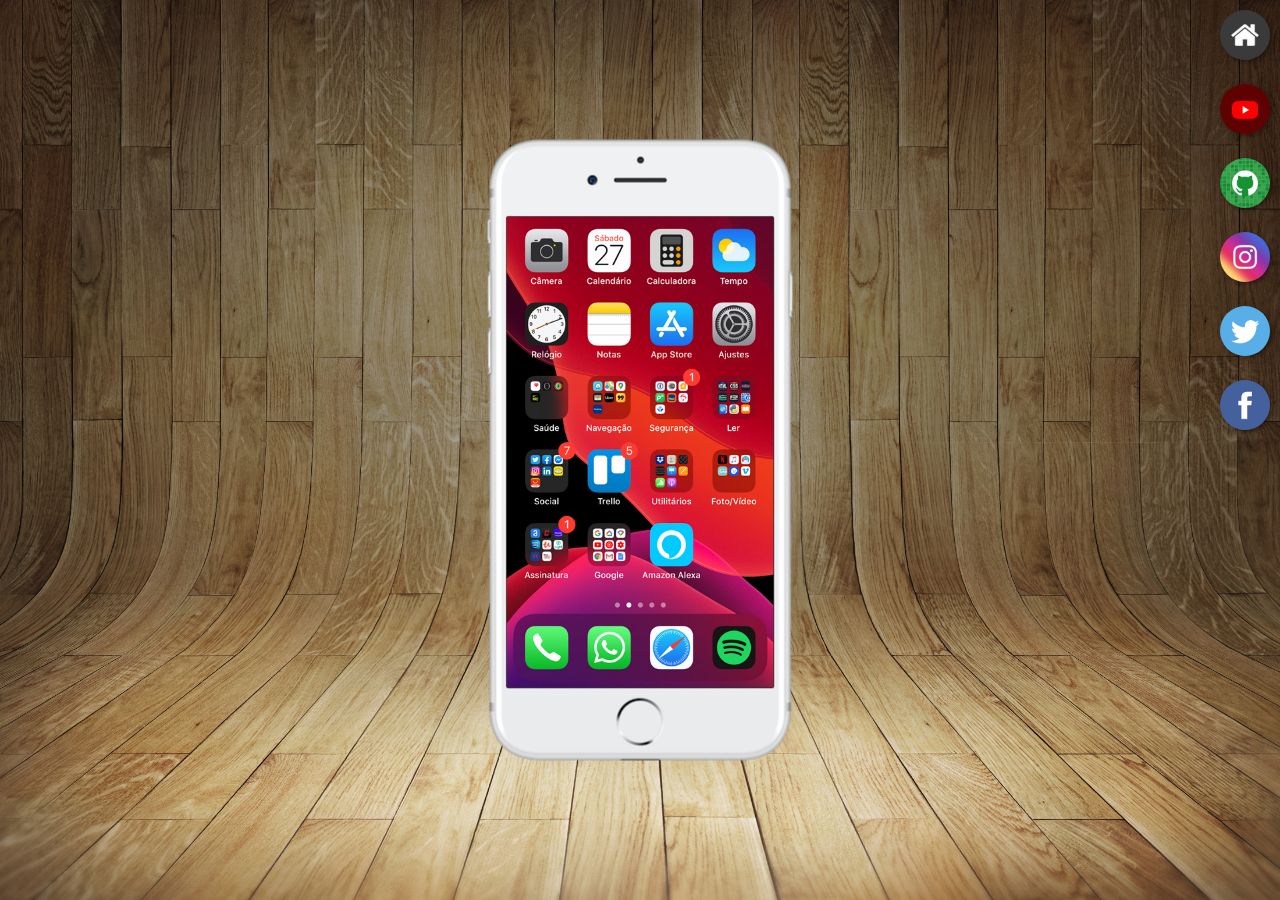
<file: index.html>
<!DOCTYPE html>
<html lang="pt-br">
<head>
    <meta charset="UTF-8">
    <meta name="viewport" content="width=device-width, initial-scale=1.0">
    <link rel="shortcut icon" href="favicon.ico" type="image/x-icon">
    <title>Projeto Redes Sociais</title>
    <link rel="stylesheet" href="styles/style.css">
</head>
<body>
    <main>
        <section id="telefone">
            <iframe name="tela" id="tela" src="home.html" frameborder="0">
                Seu navegador não é compatível com isso.
            </iframe>
        </section>
        <section id="redes-sociais">
            <a href="home.html" target="tela"><img src="imagens/logo-home.jpg" alt=""></a><br>
            <a href="youtube.html" target="tela"><img src="imagens/logo-youtube.jpg" alt=""></a><br>
            <a href="github.html" target="tela"><img src="imagens/logo-github.jpg" alt=""></a><br>
            <a href="instagram.html" target="tela"><img src="imagens/logo-instagram.jpg" alt=""></a><br>
            <a href="twitter.html" target="tela"><img src="imagens/logo-twitter.jpg" alt=""></a><br>
            <a href="facebook.html" target="tela"><img src="imagens/logo-facebook.jpg" alt=""></a>
        </section>
    </main>
</body>
</html>
</file>
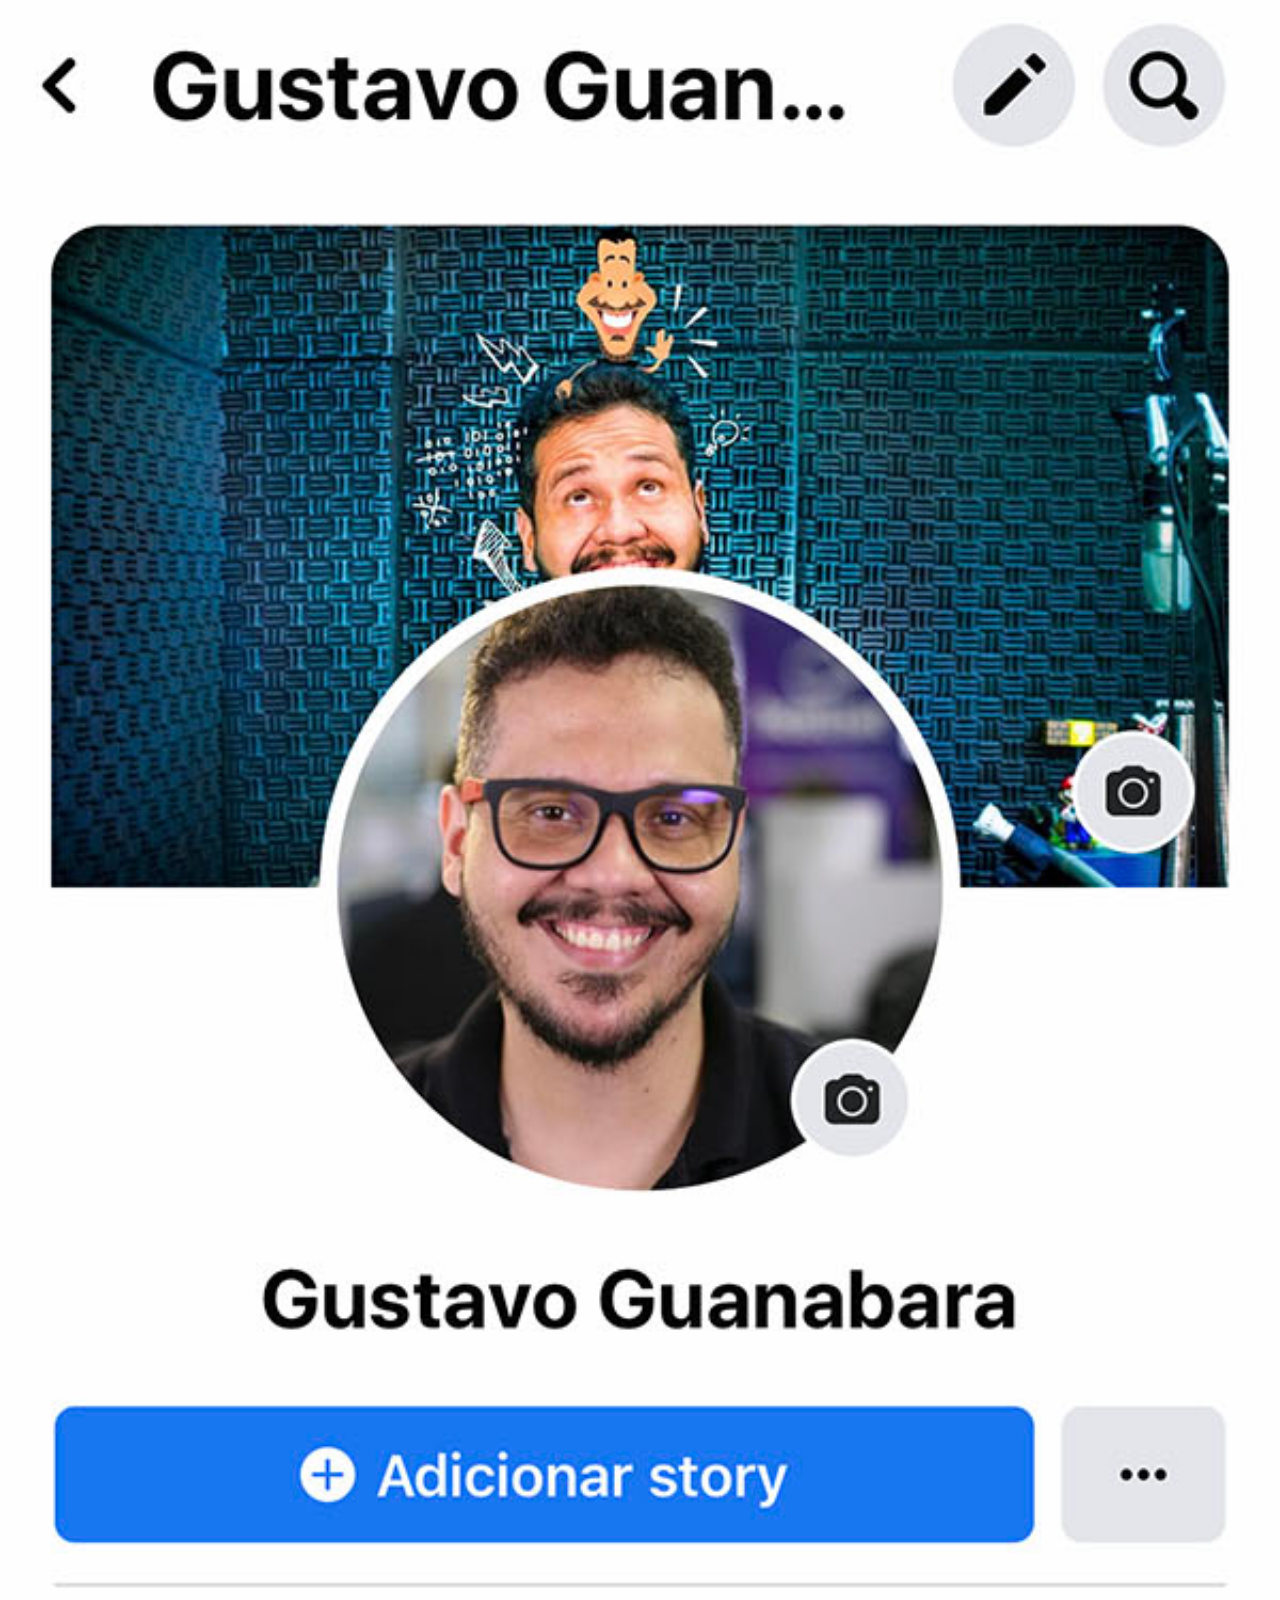
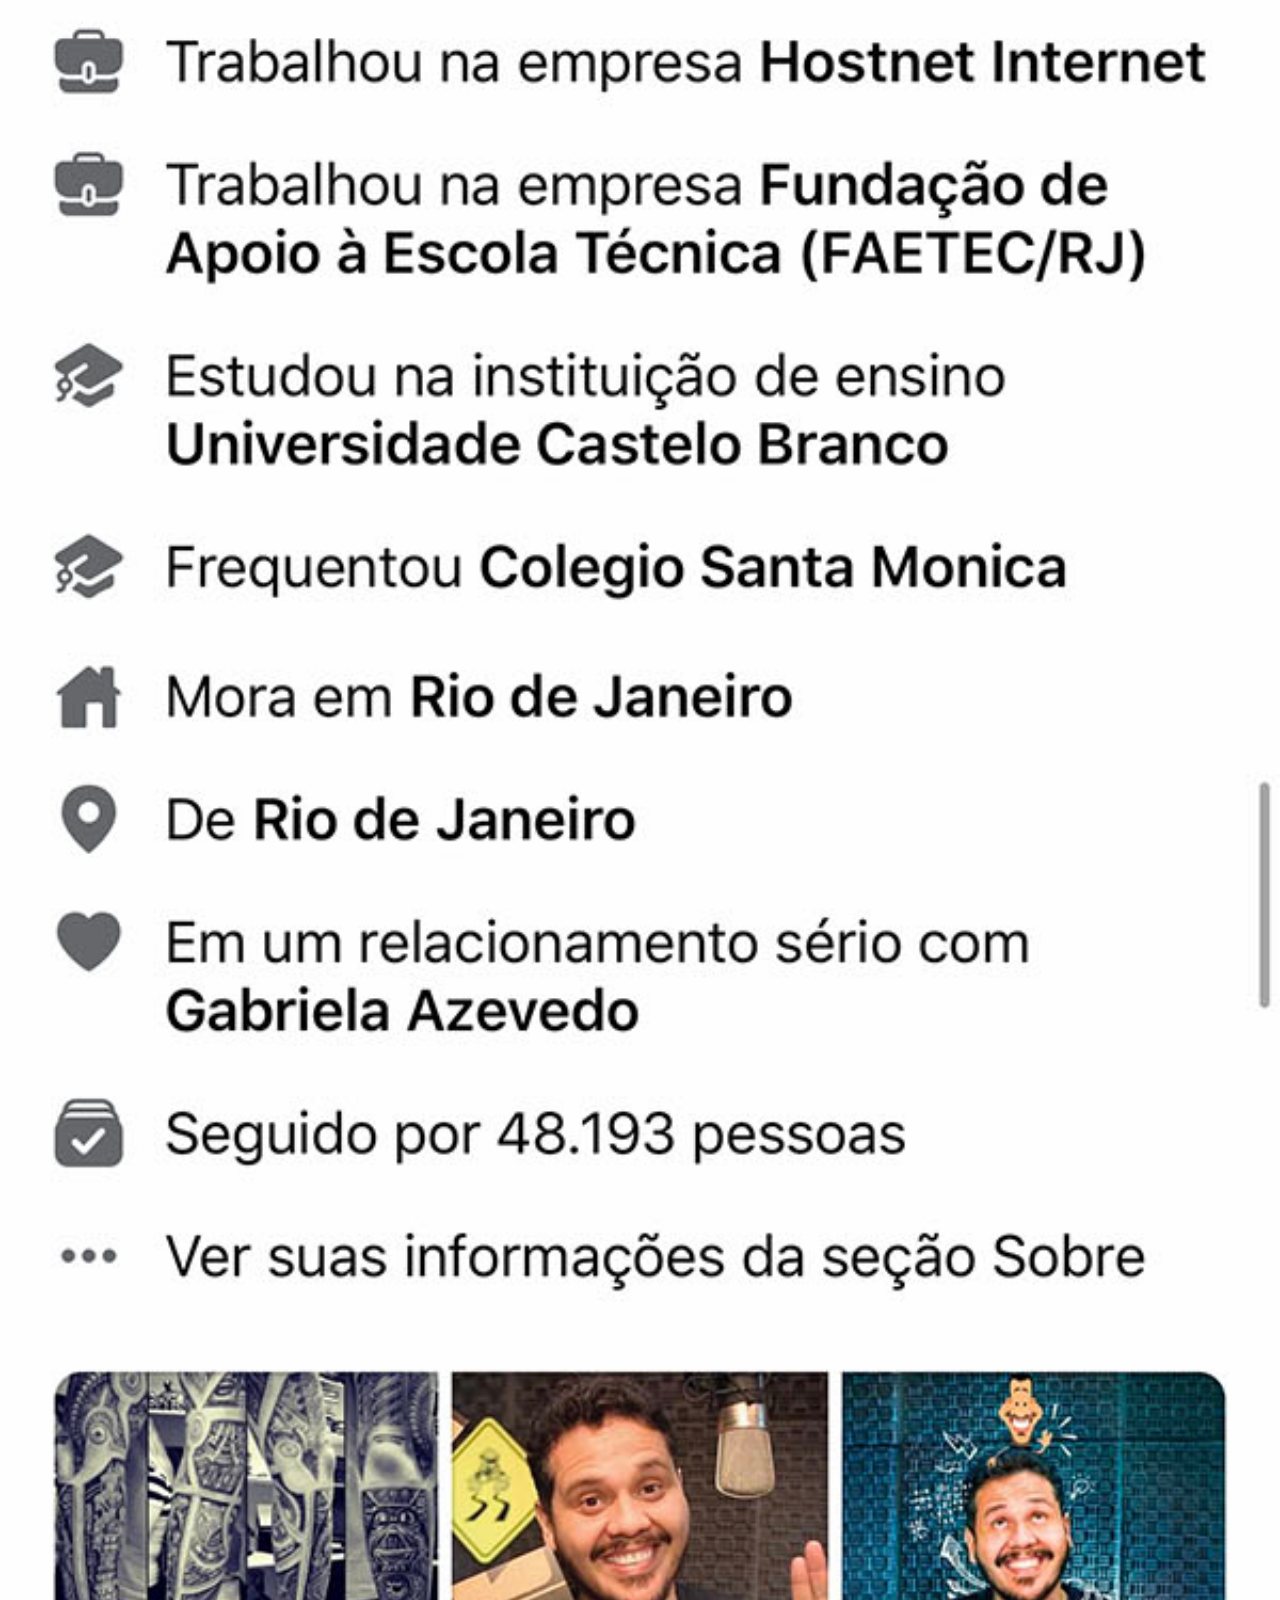
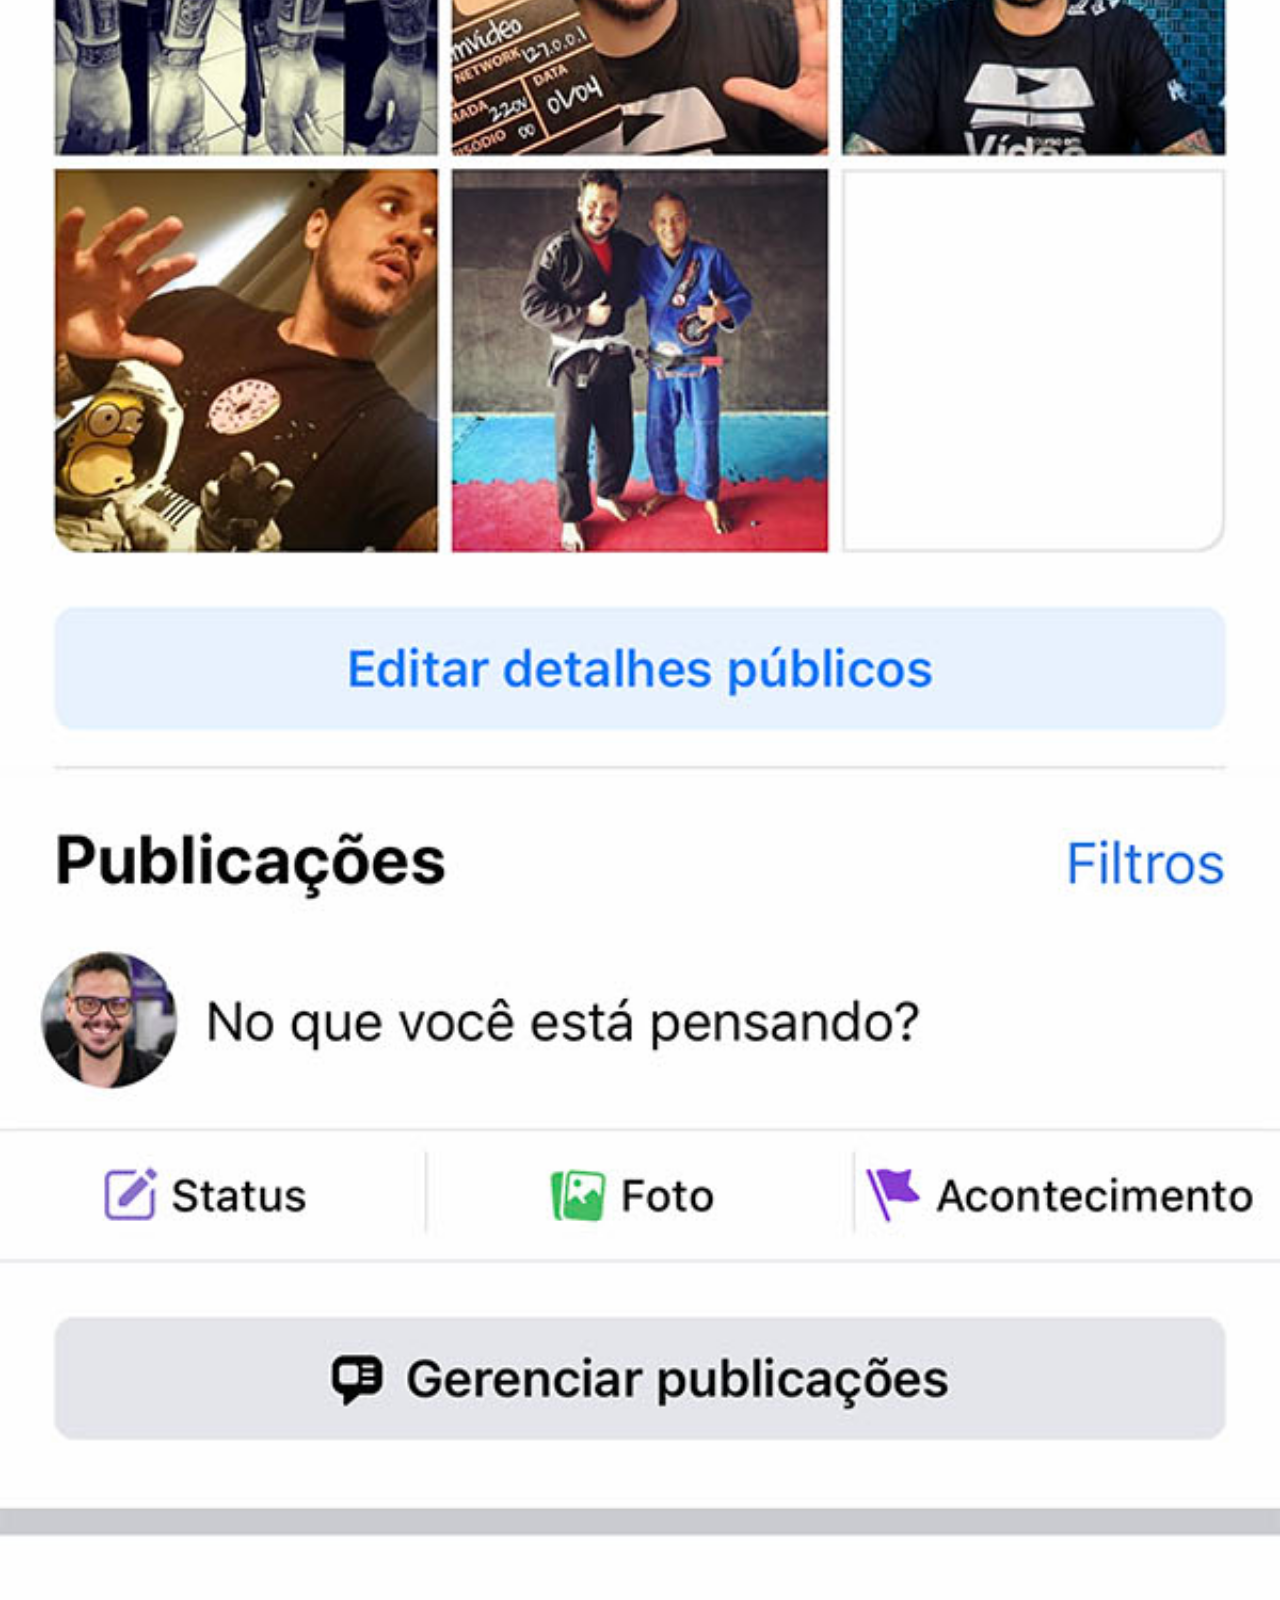
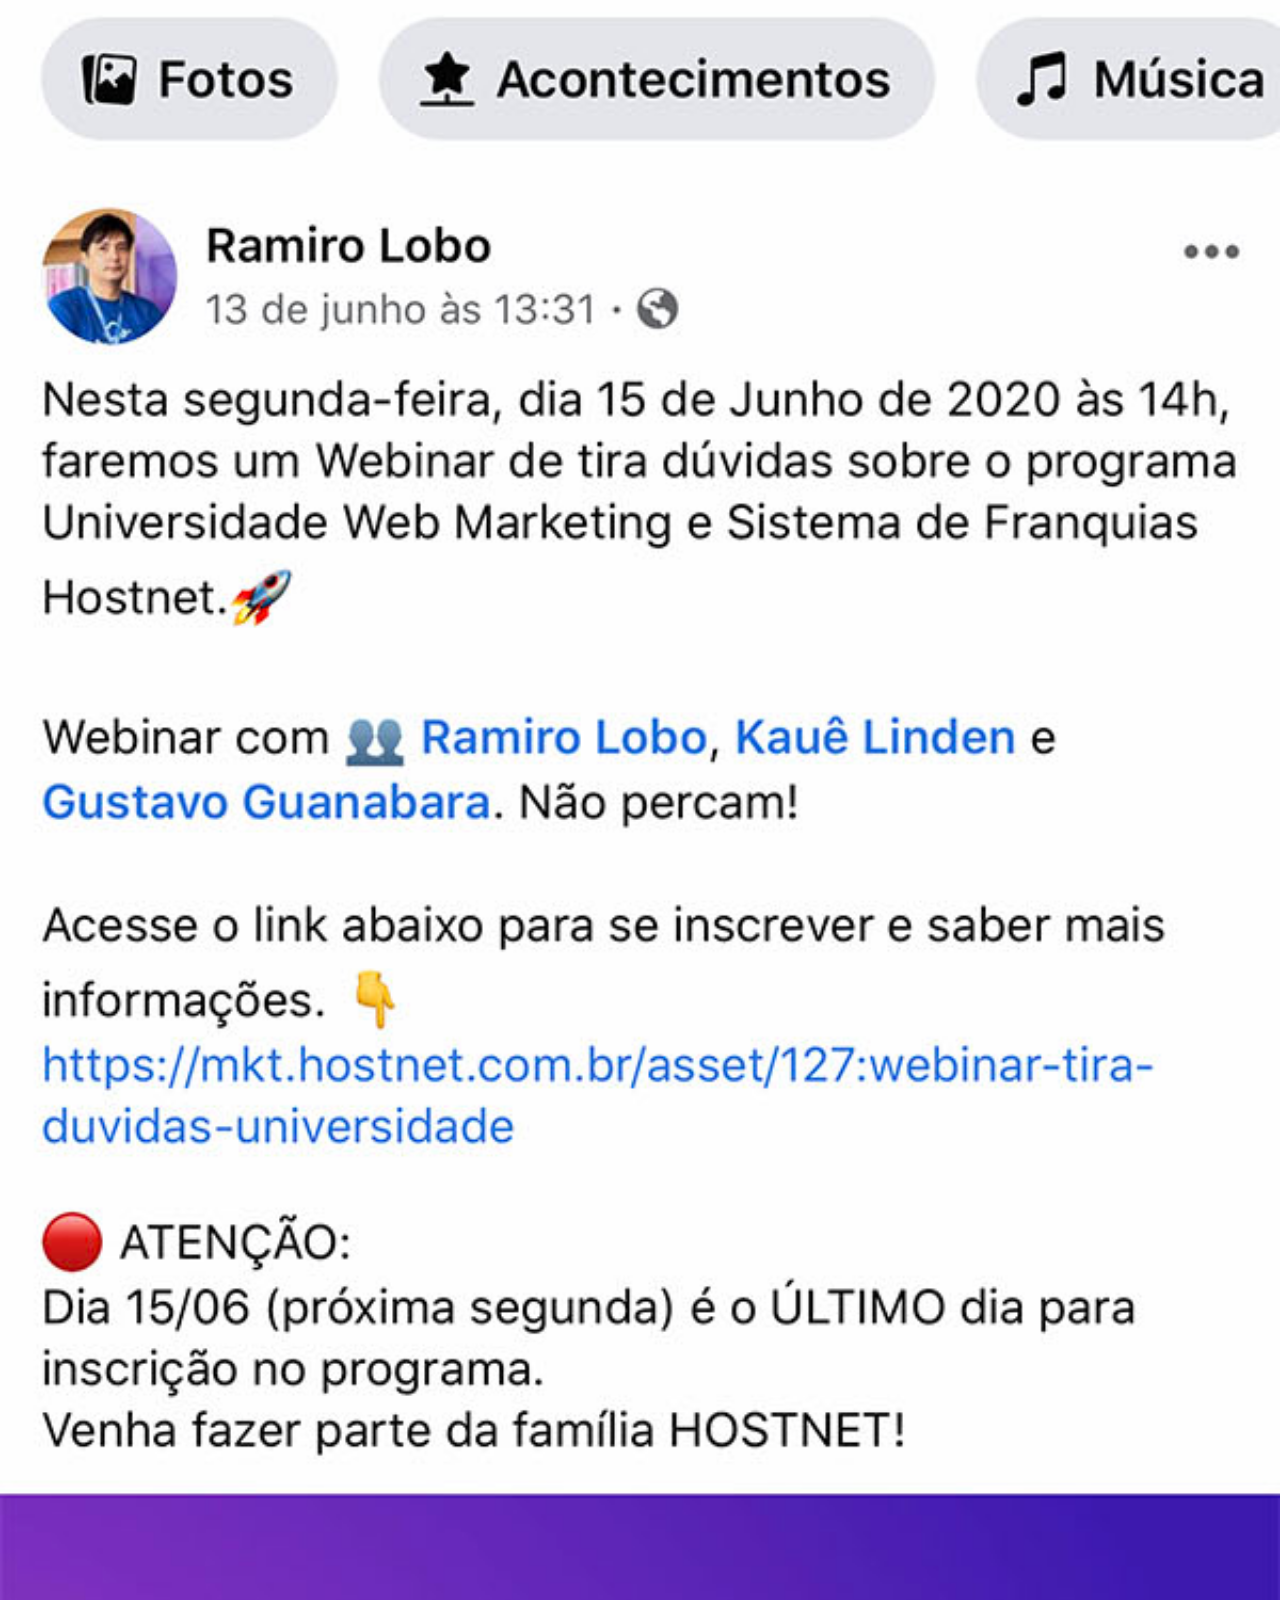
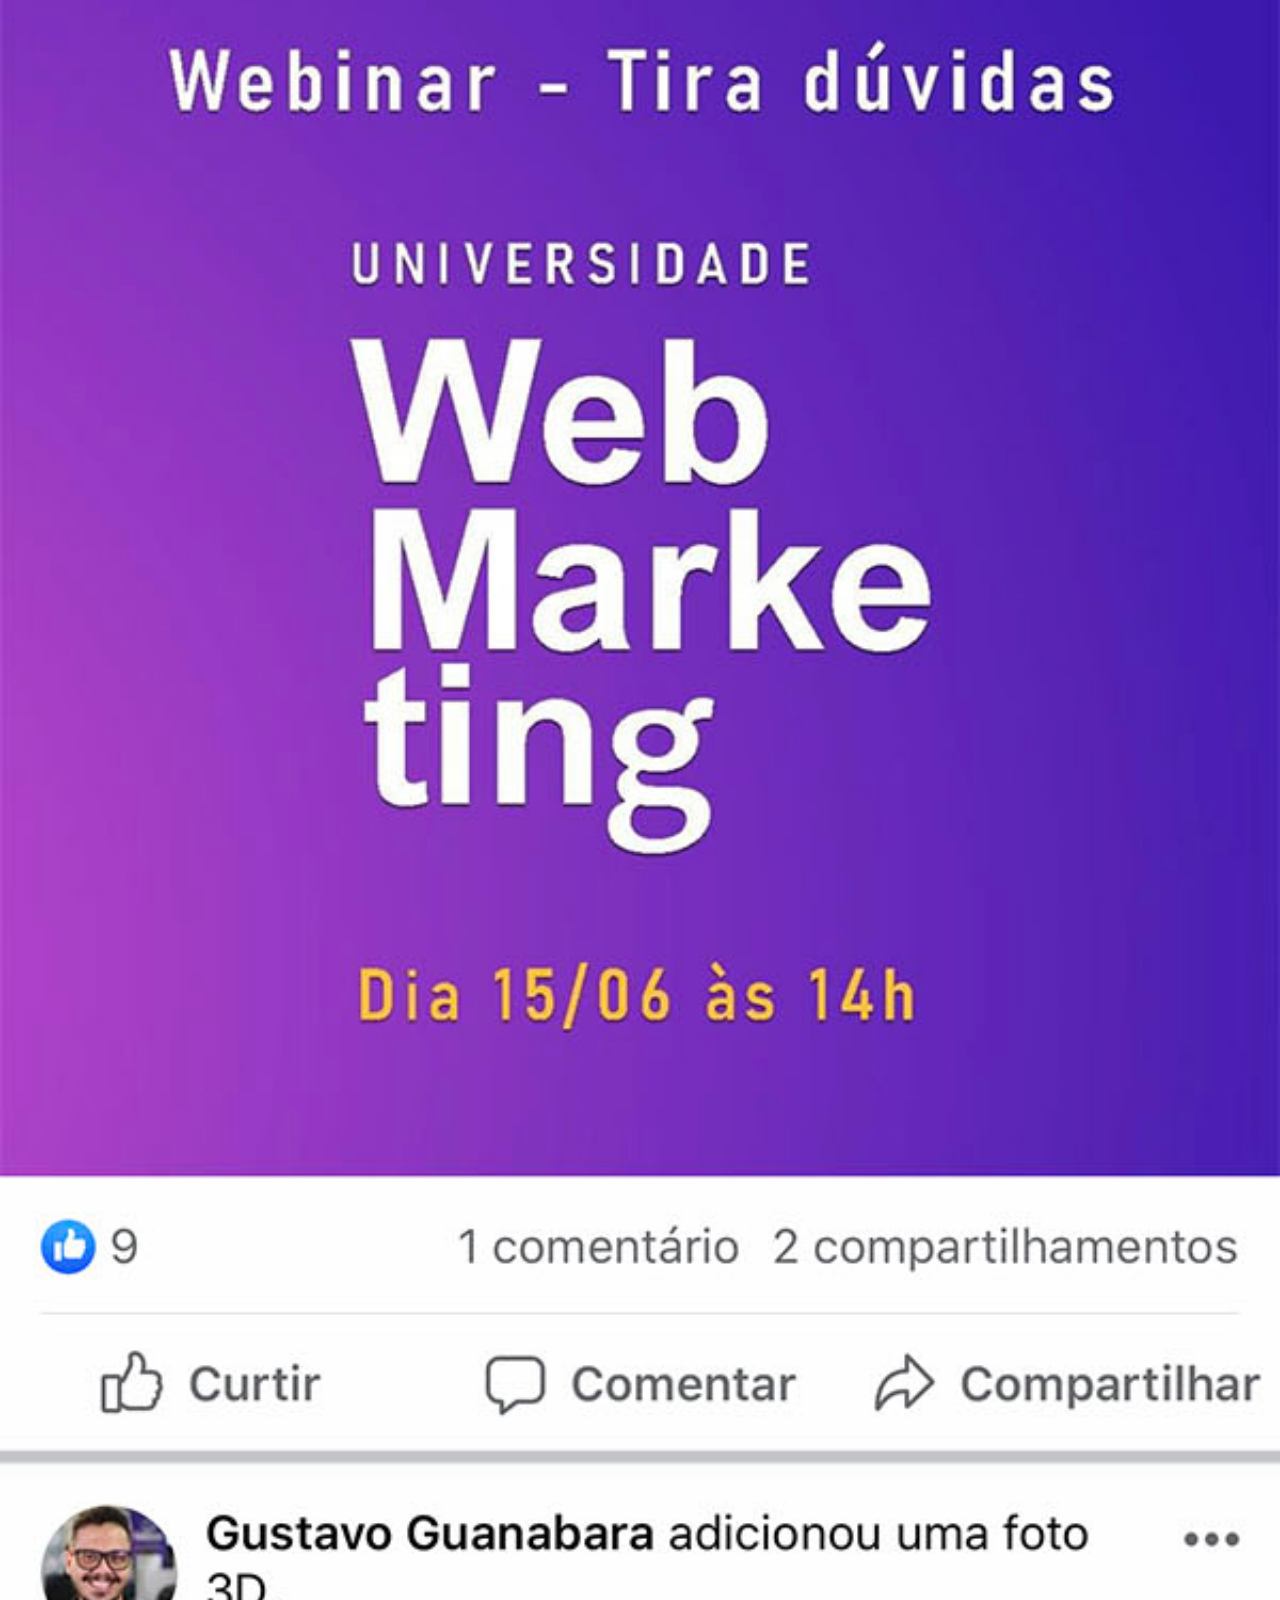
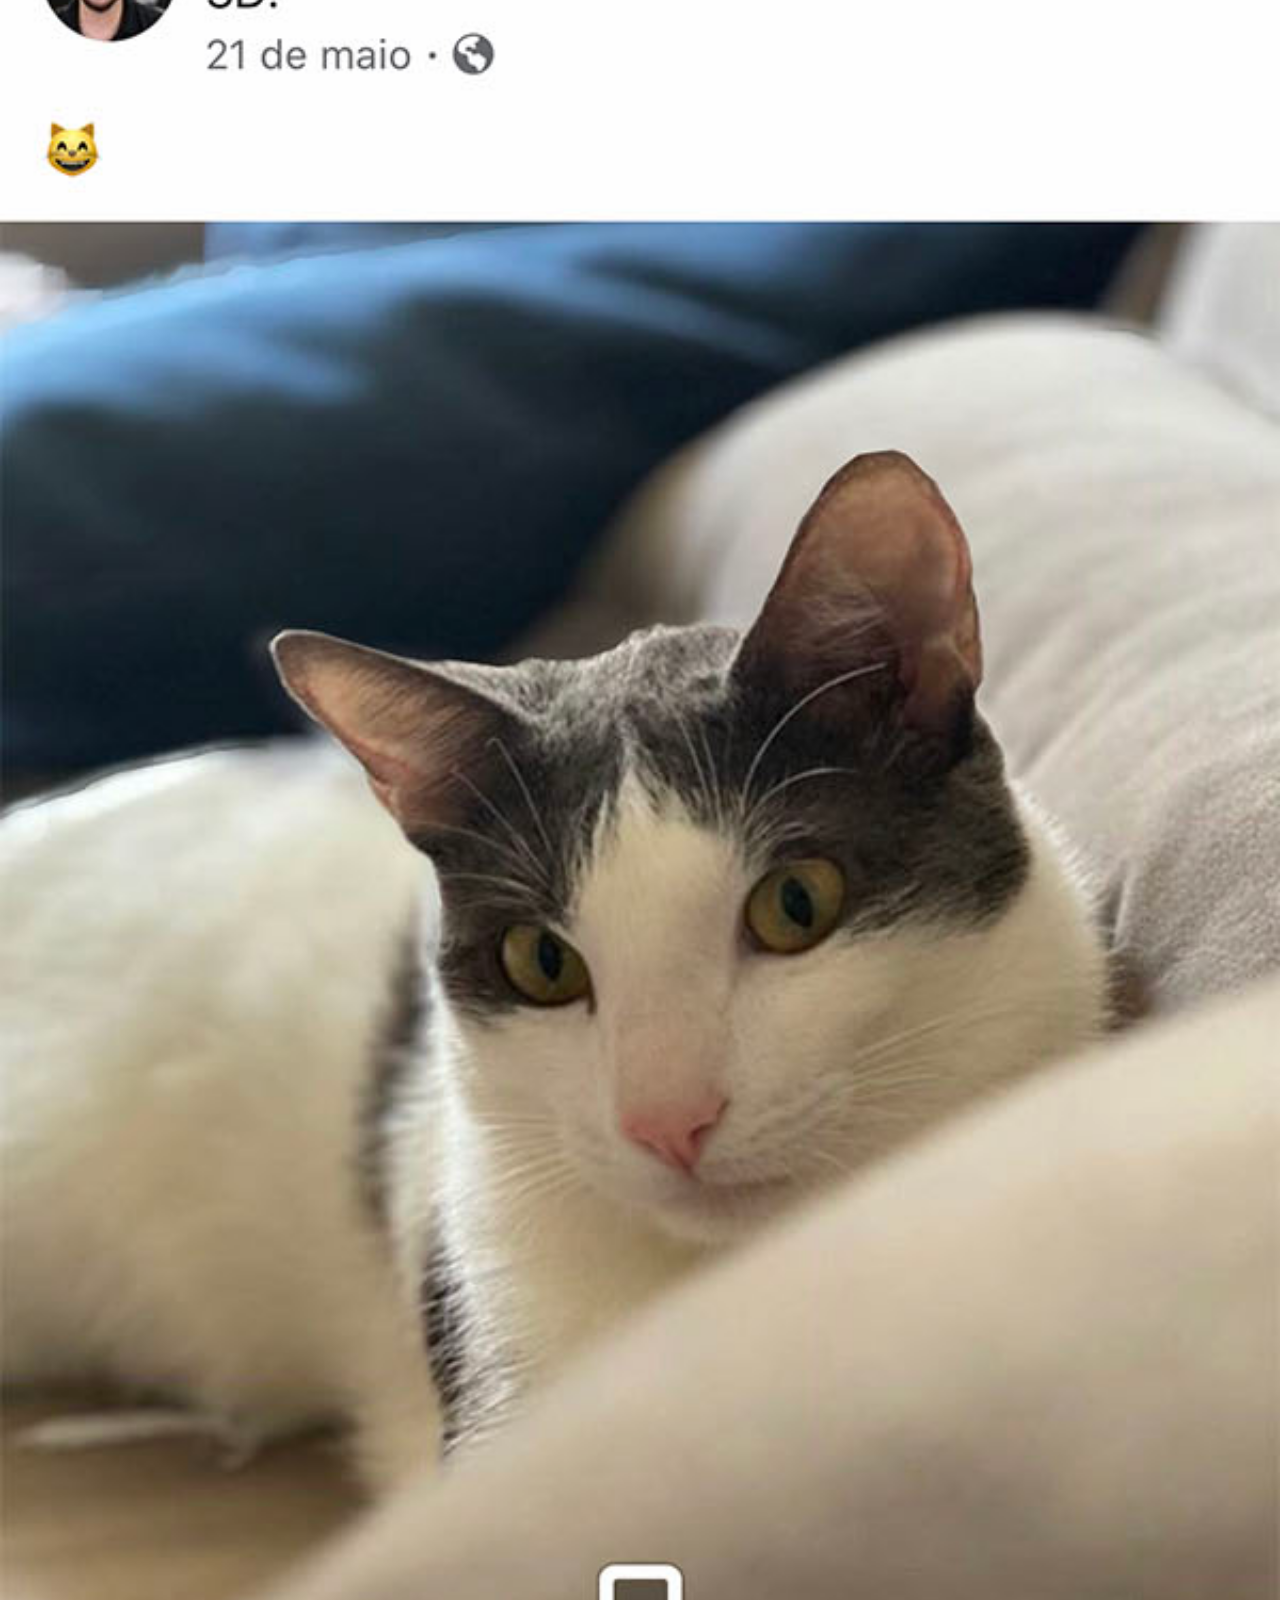
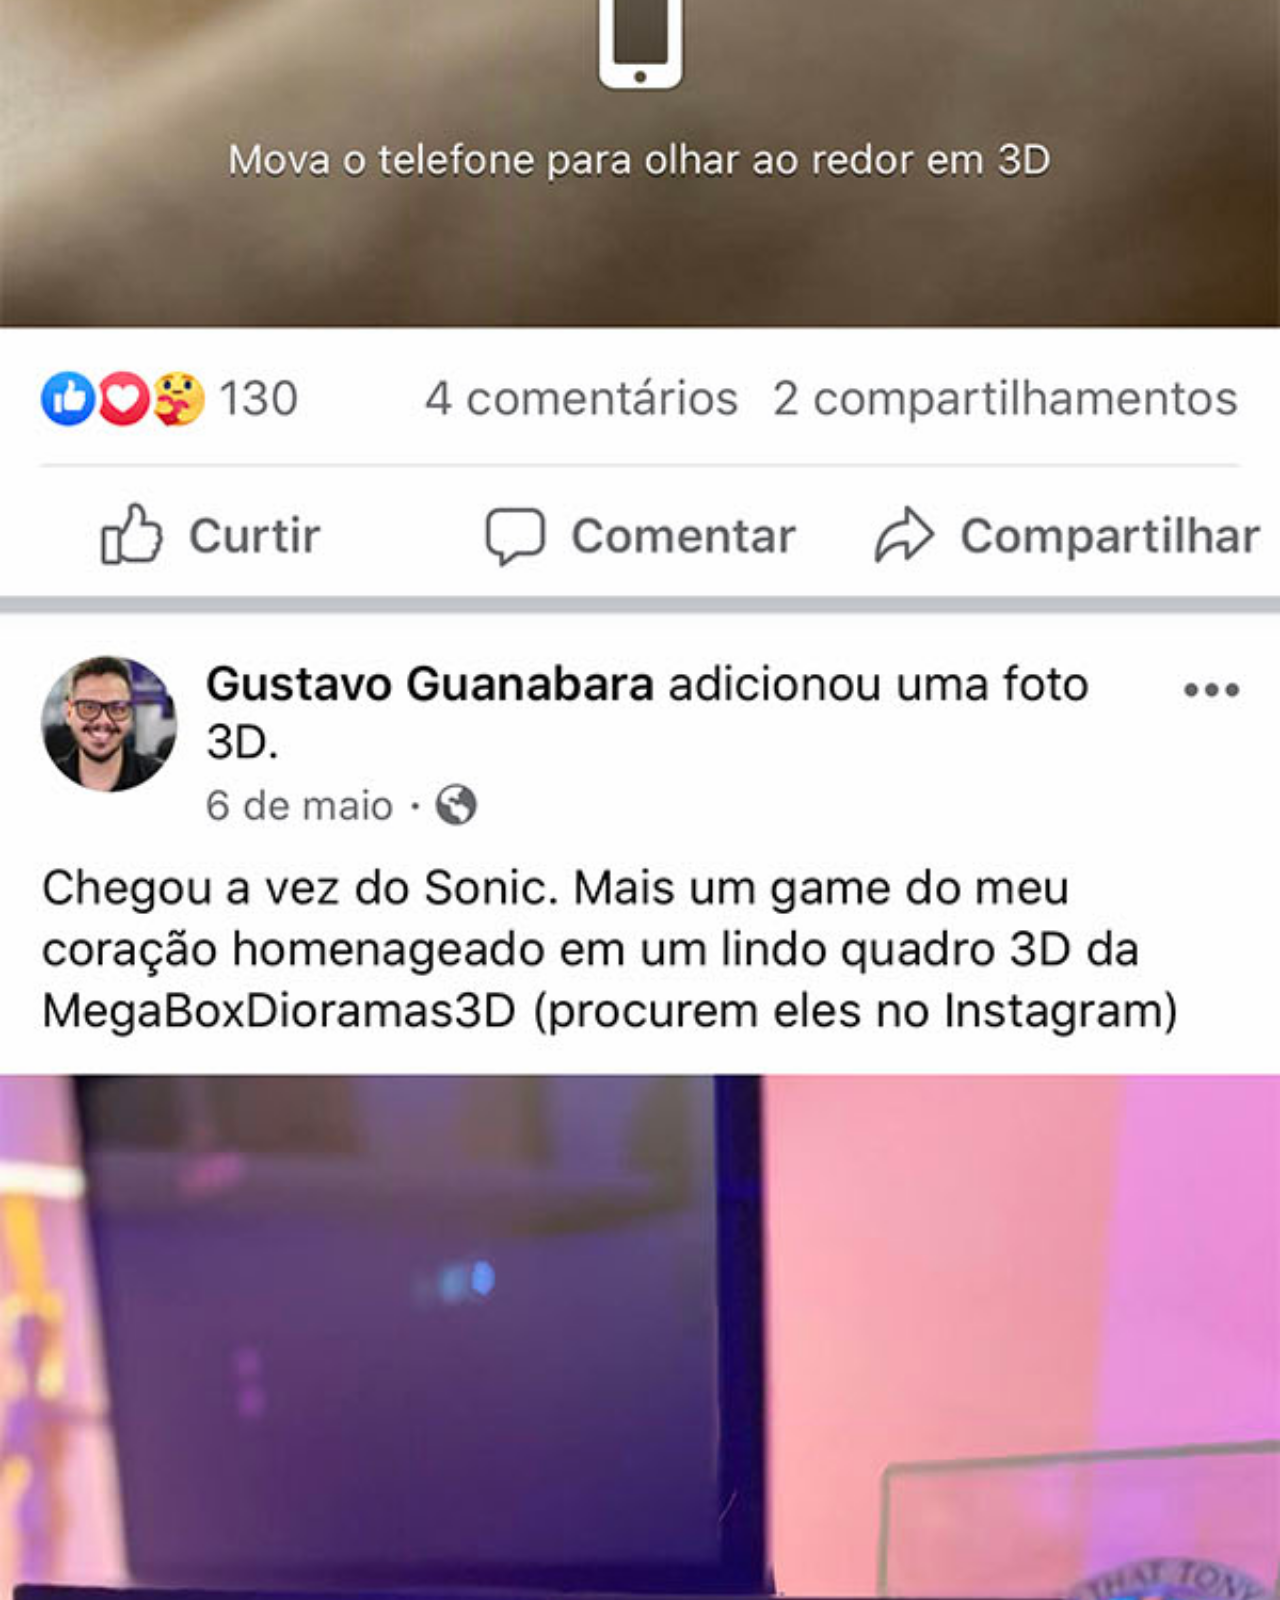
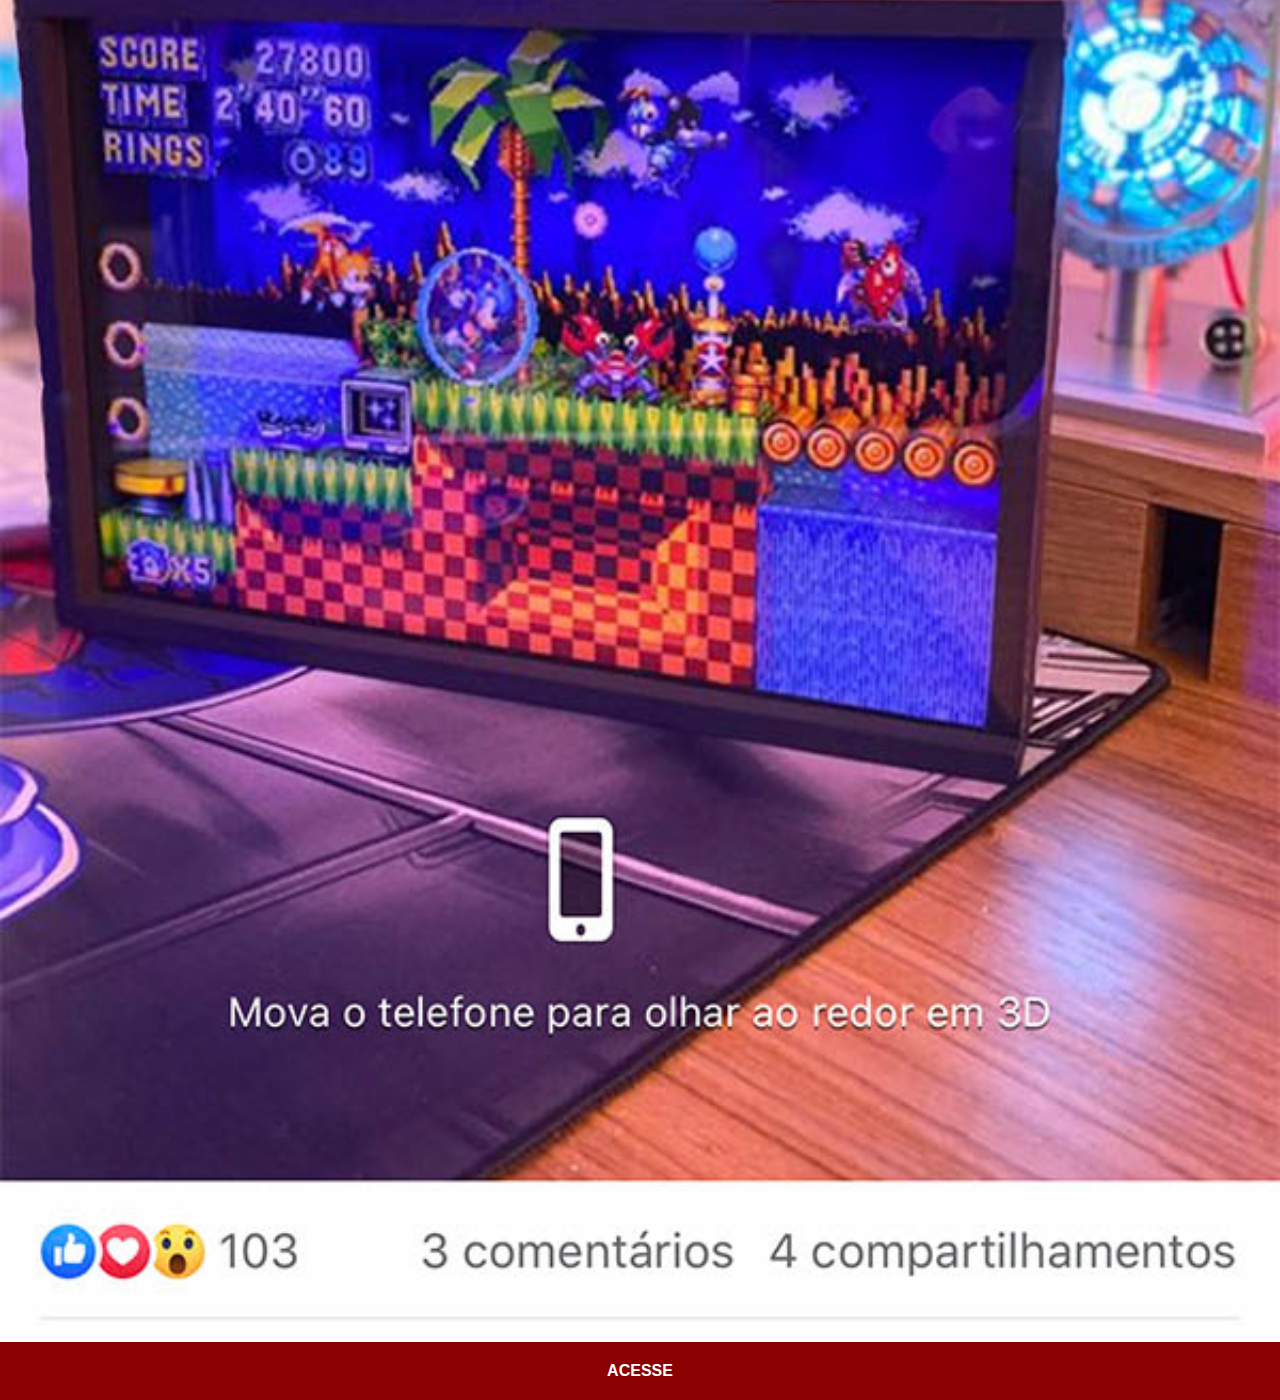
<file: facebook.html>
<!DOCTYPE html>
<html lang="pt-br">
<head>
    <meta charset="UTF-8">
    <meta name="viewport" content="width=device-width, initial-scale=1.0">
    <title>Facebook</title>
    <link rel="stylesheet" href="styles/social.css">
</head>
<body>
    <img src="imagens/tela-facebook.jpg" alt="">
    <a href="https://www.facebook.com/gustavoguanabara">ACESSE</a>
</body>
</html>
</file>
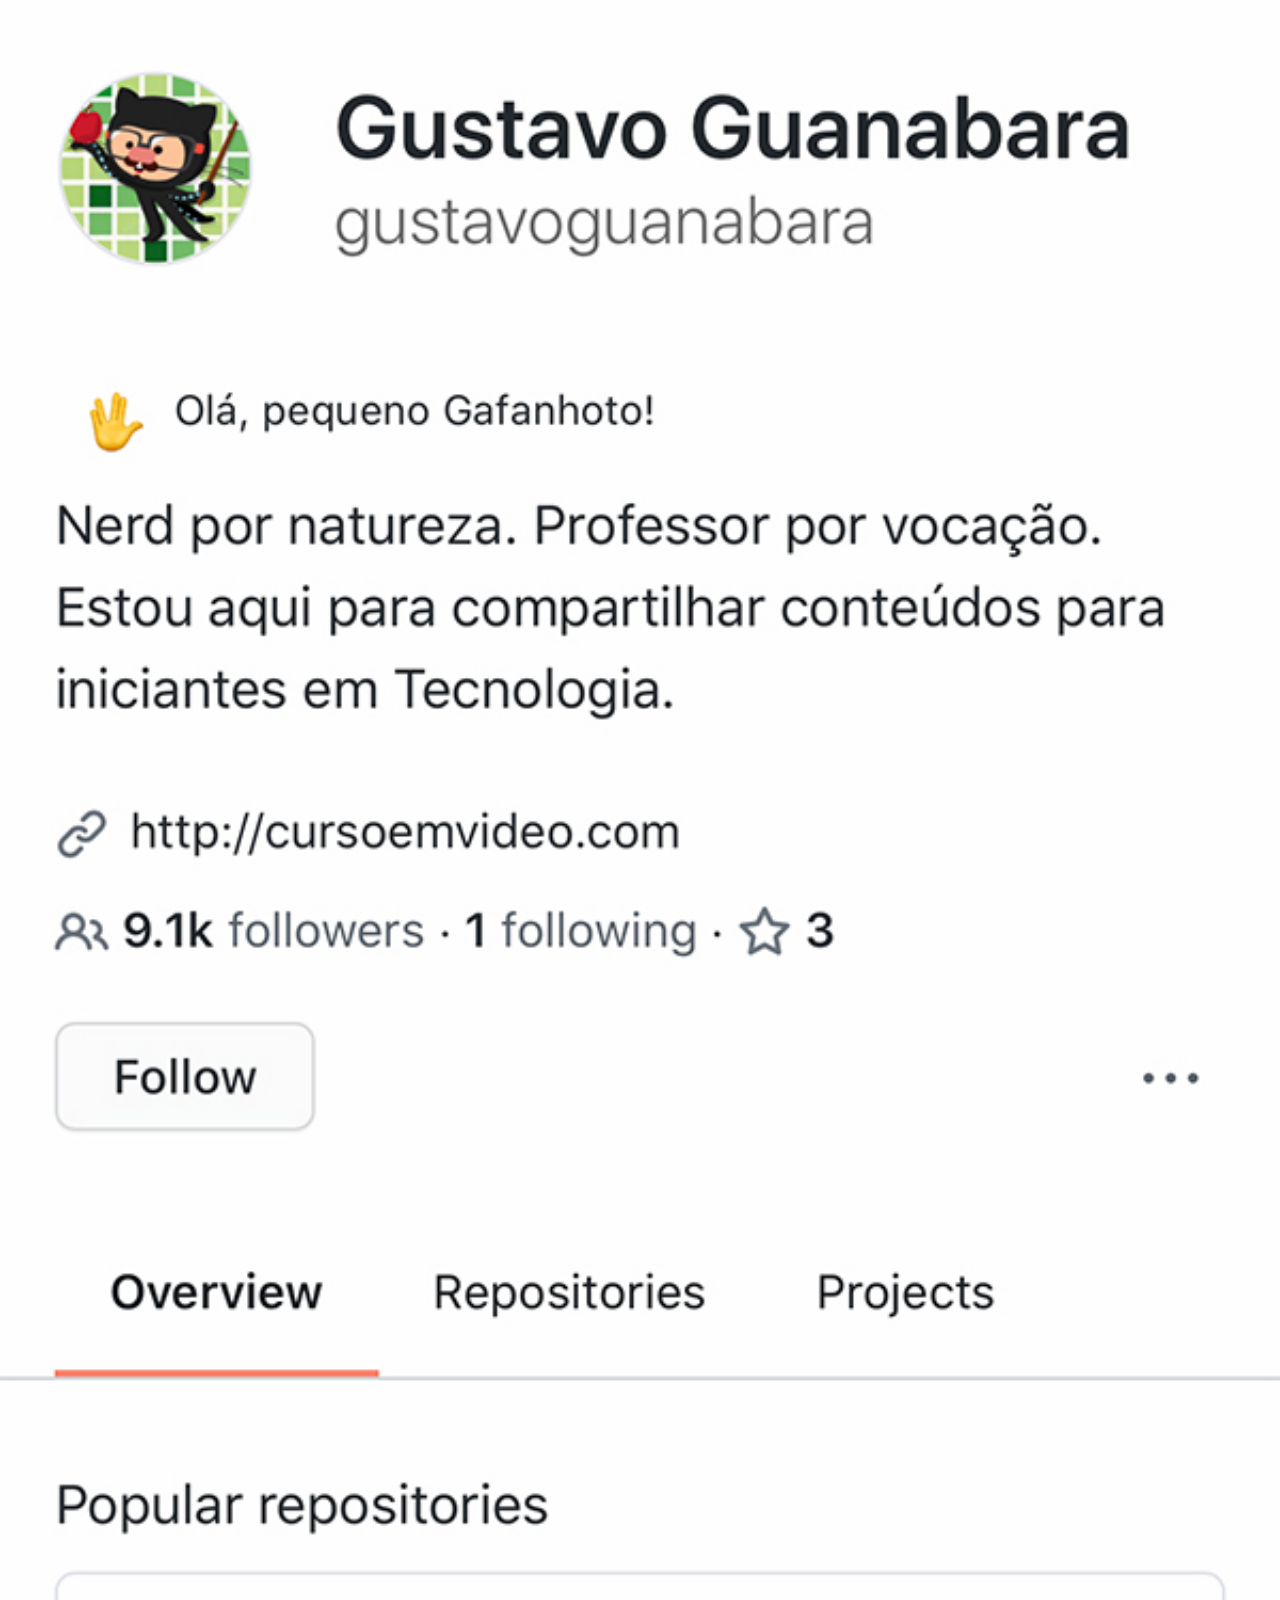
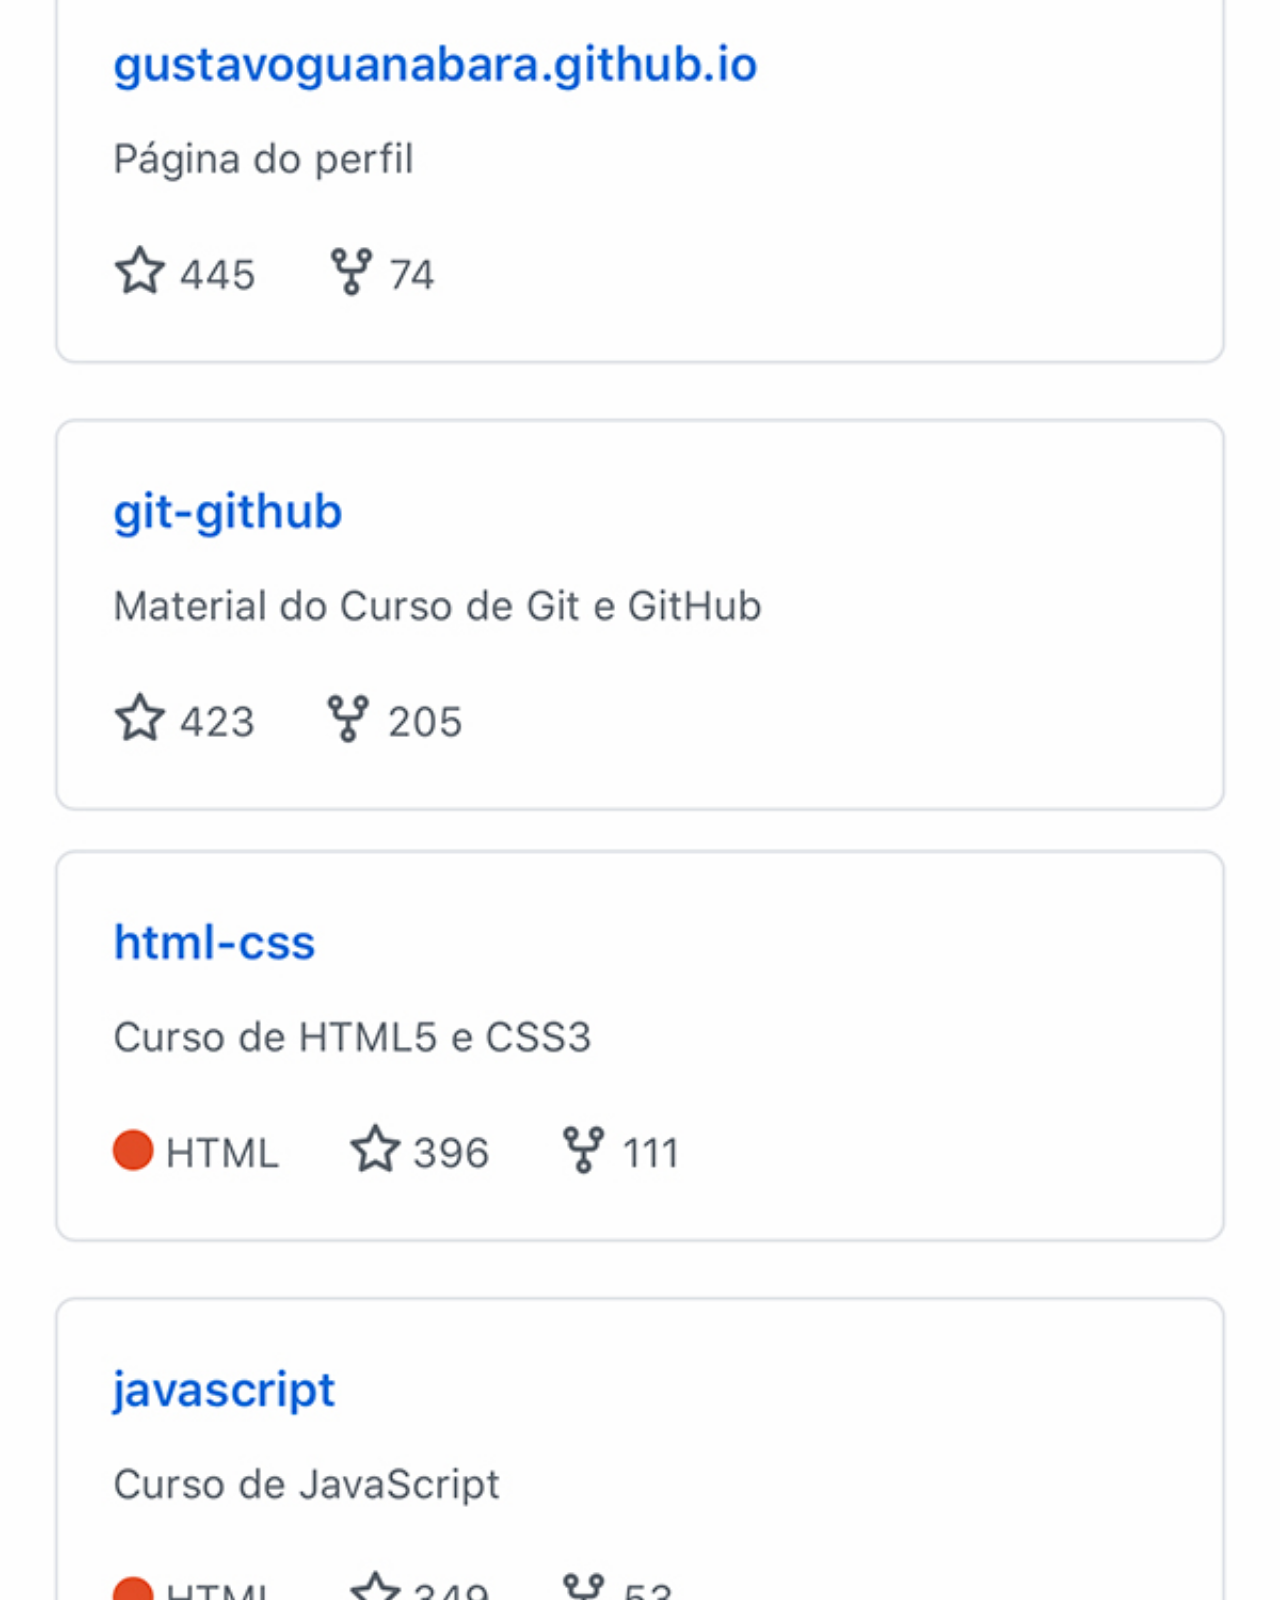
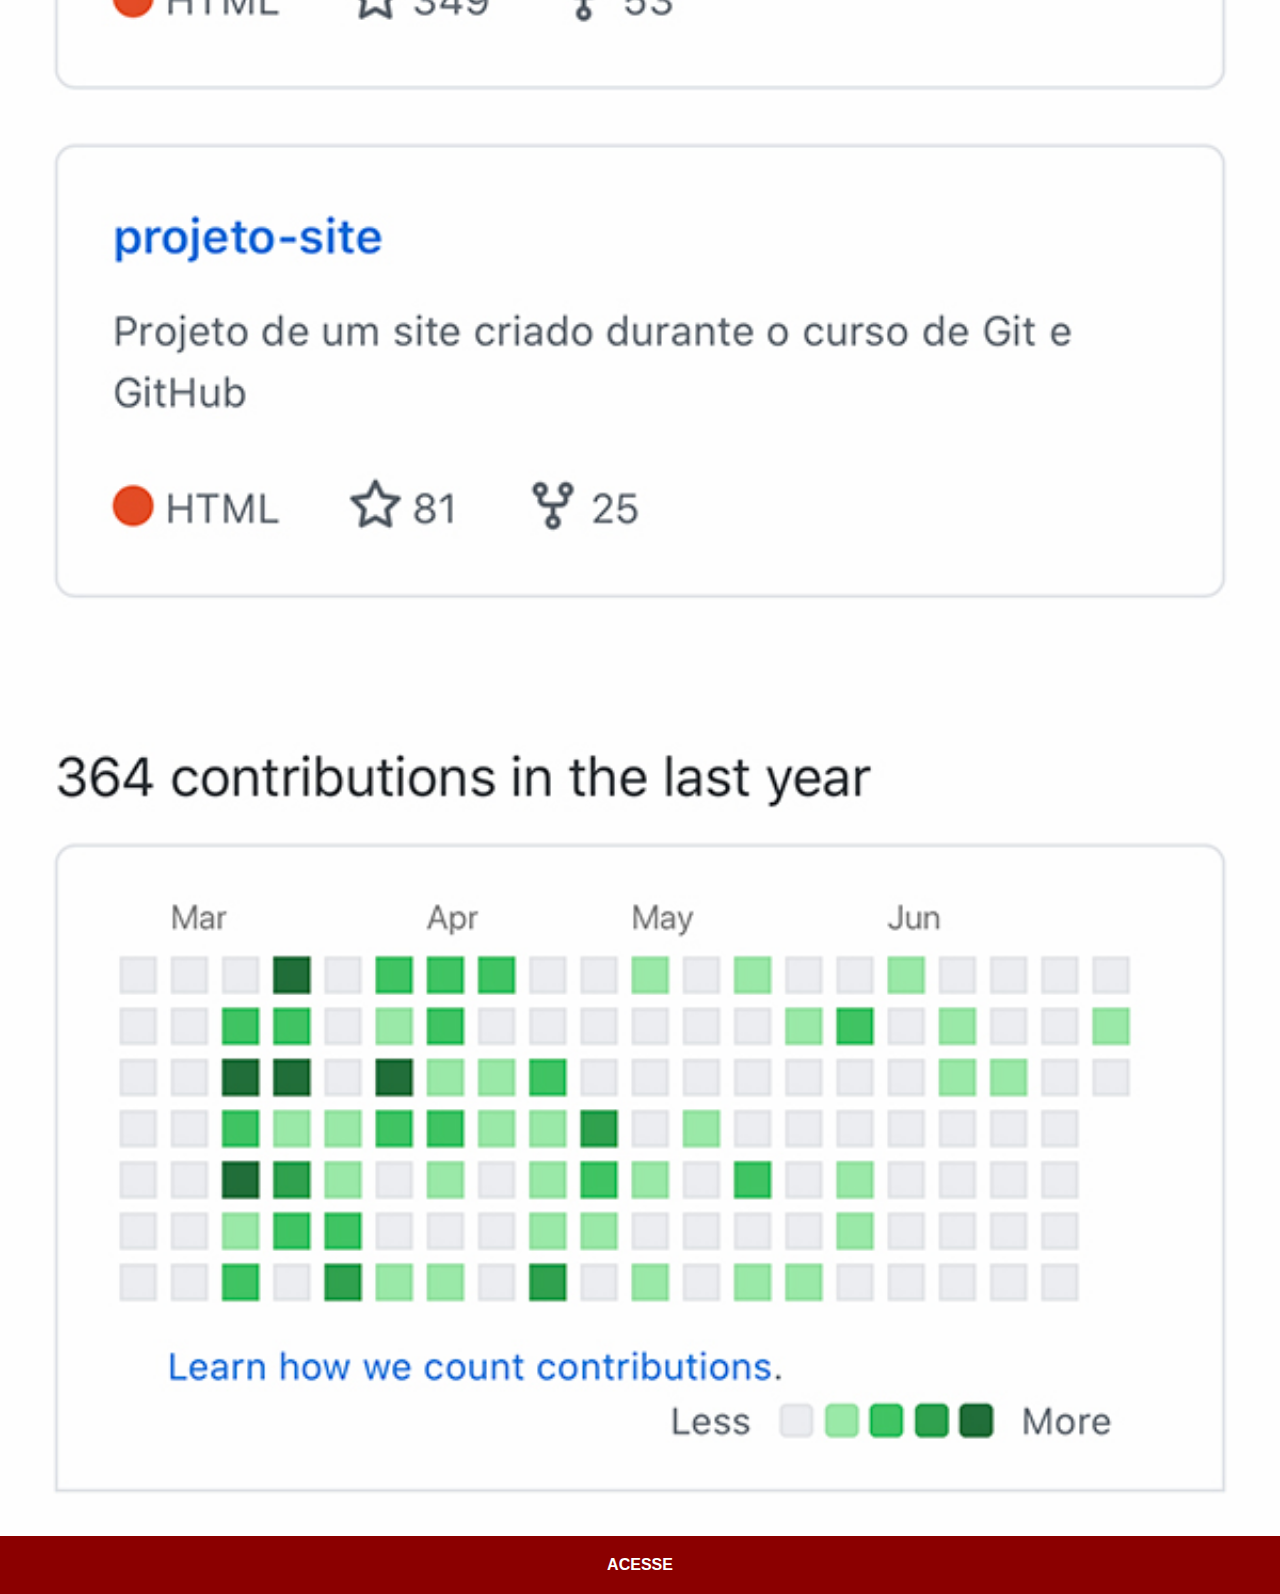
<file: github.html>
<!DOCTYPE html>
<html lang="pt-br">
<head>
    <meta charset="UTF-8">
    <meta name="viewport" content="width=device-width, initial-scale=1.0">
    <title>GitHub</title>
    <link rel="stylesheet" href="styles/social.css">
</head>
<body>
    <img src="imagens/tela-github.jpg" alt="">
    <a href="https://github.com/gustavoguanabara">ACESSE
    </a>
</body>
</html>
</file>
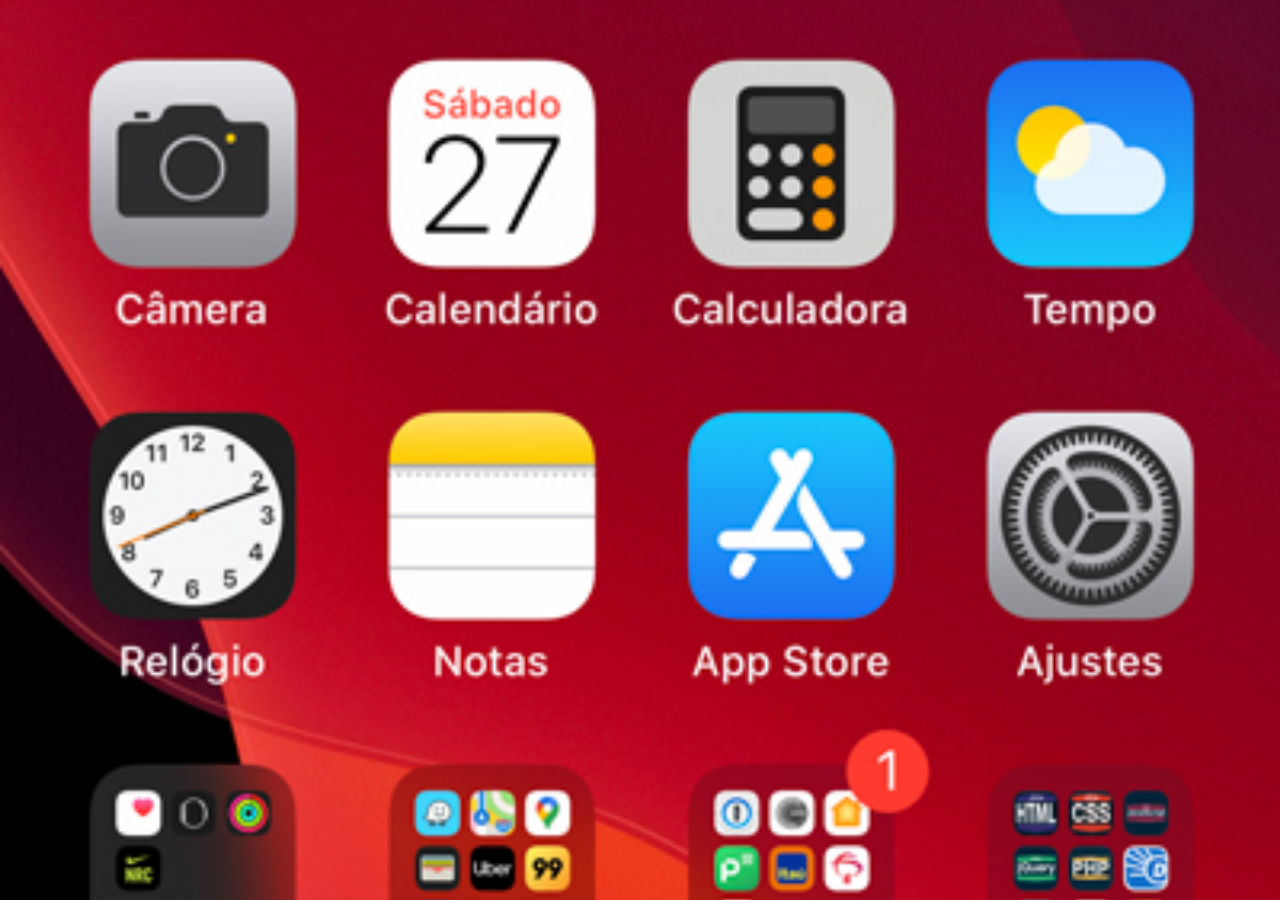
<file: home.html>
<!DOCTYPE html>
<html lang="pt-br">
<head>
    <meta charset="UTF-8">
    <meta name="viewport" content="width=device-width, initial-scale=1.0">
    <title>Home</title>
</head>
<style>
    * {
        margin: 0px;
        padding: 0px;
    }
    body {
        height: 100vh;
        width: 100vw;
        background: black url(imagens/tela-home.jpg) no-repeat top center;
        background-size: cover;
    }
</style>
<body>
    
</body>
</html>
</file>
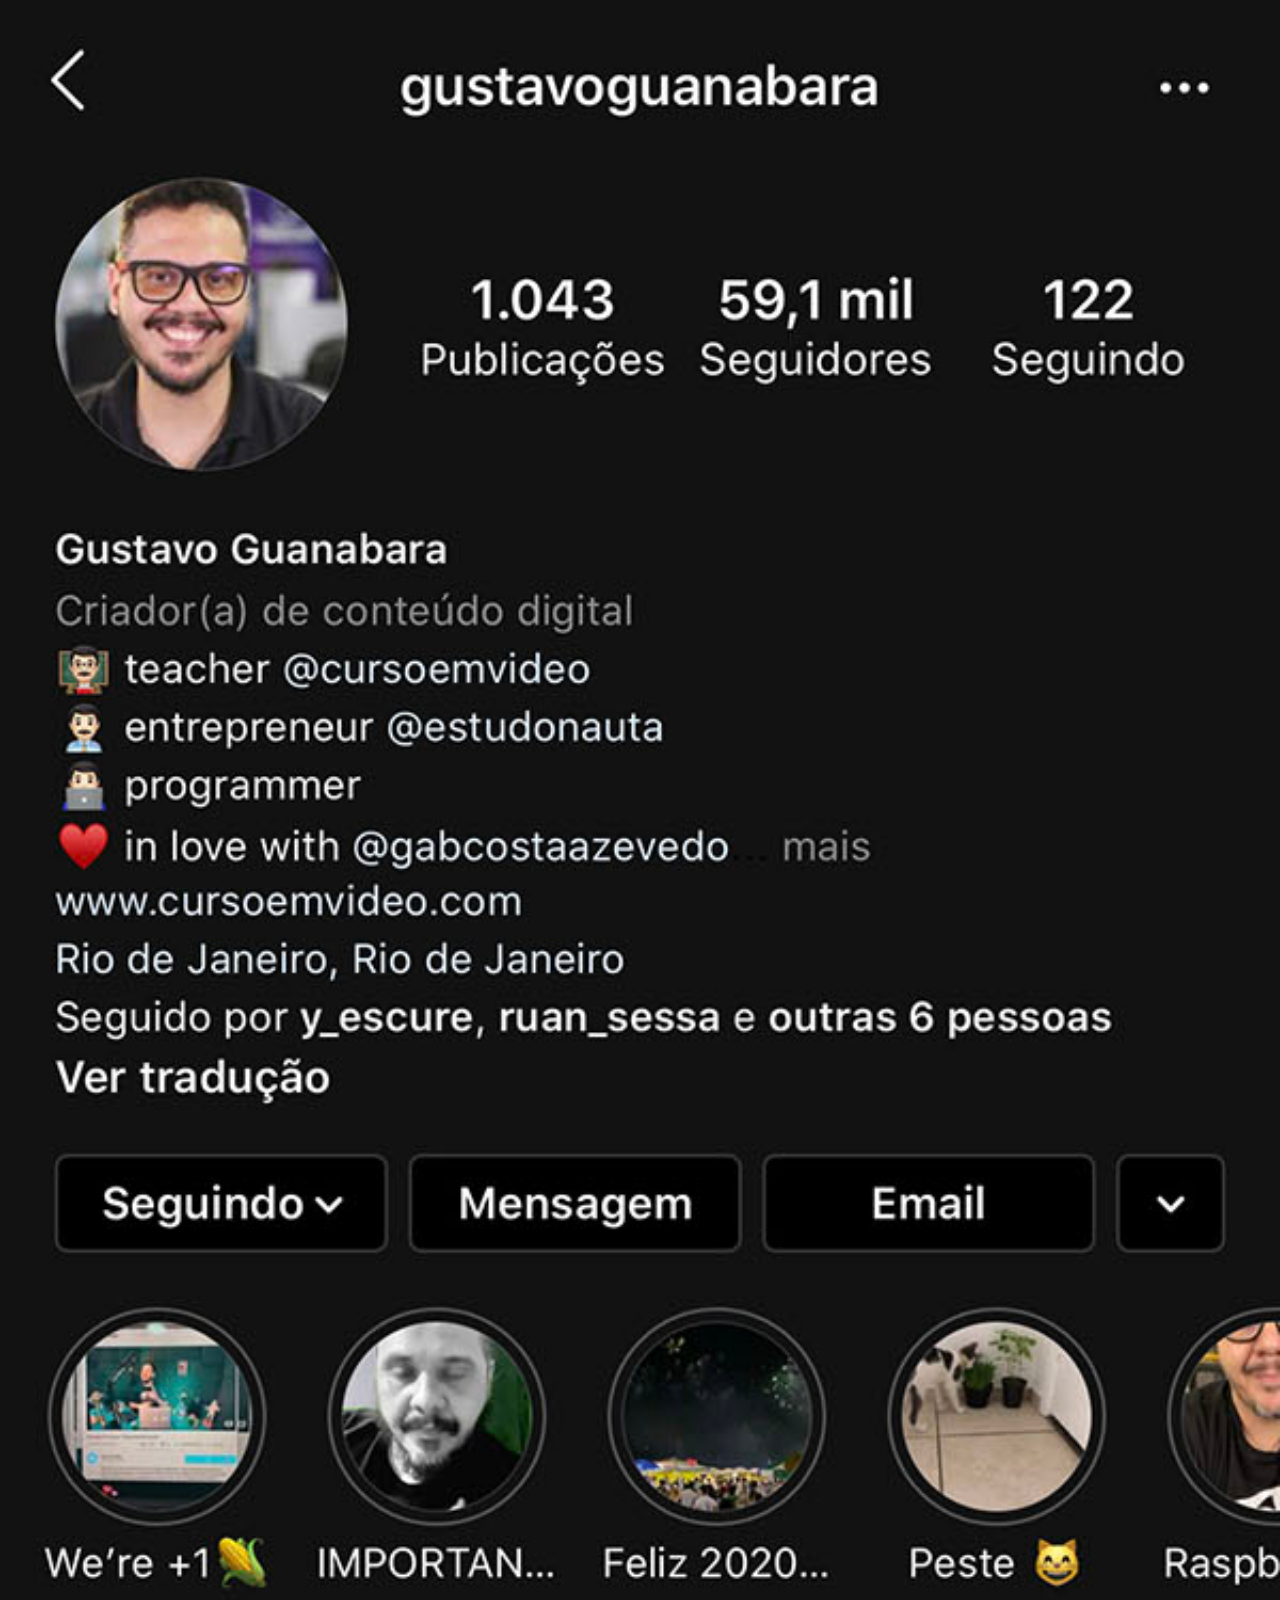
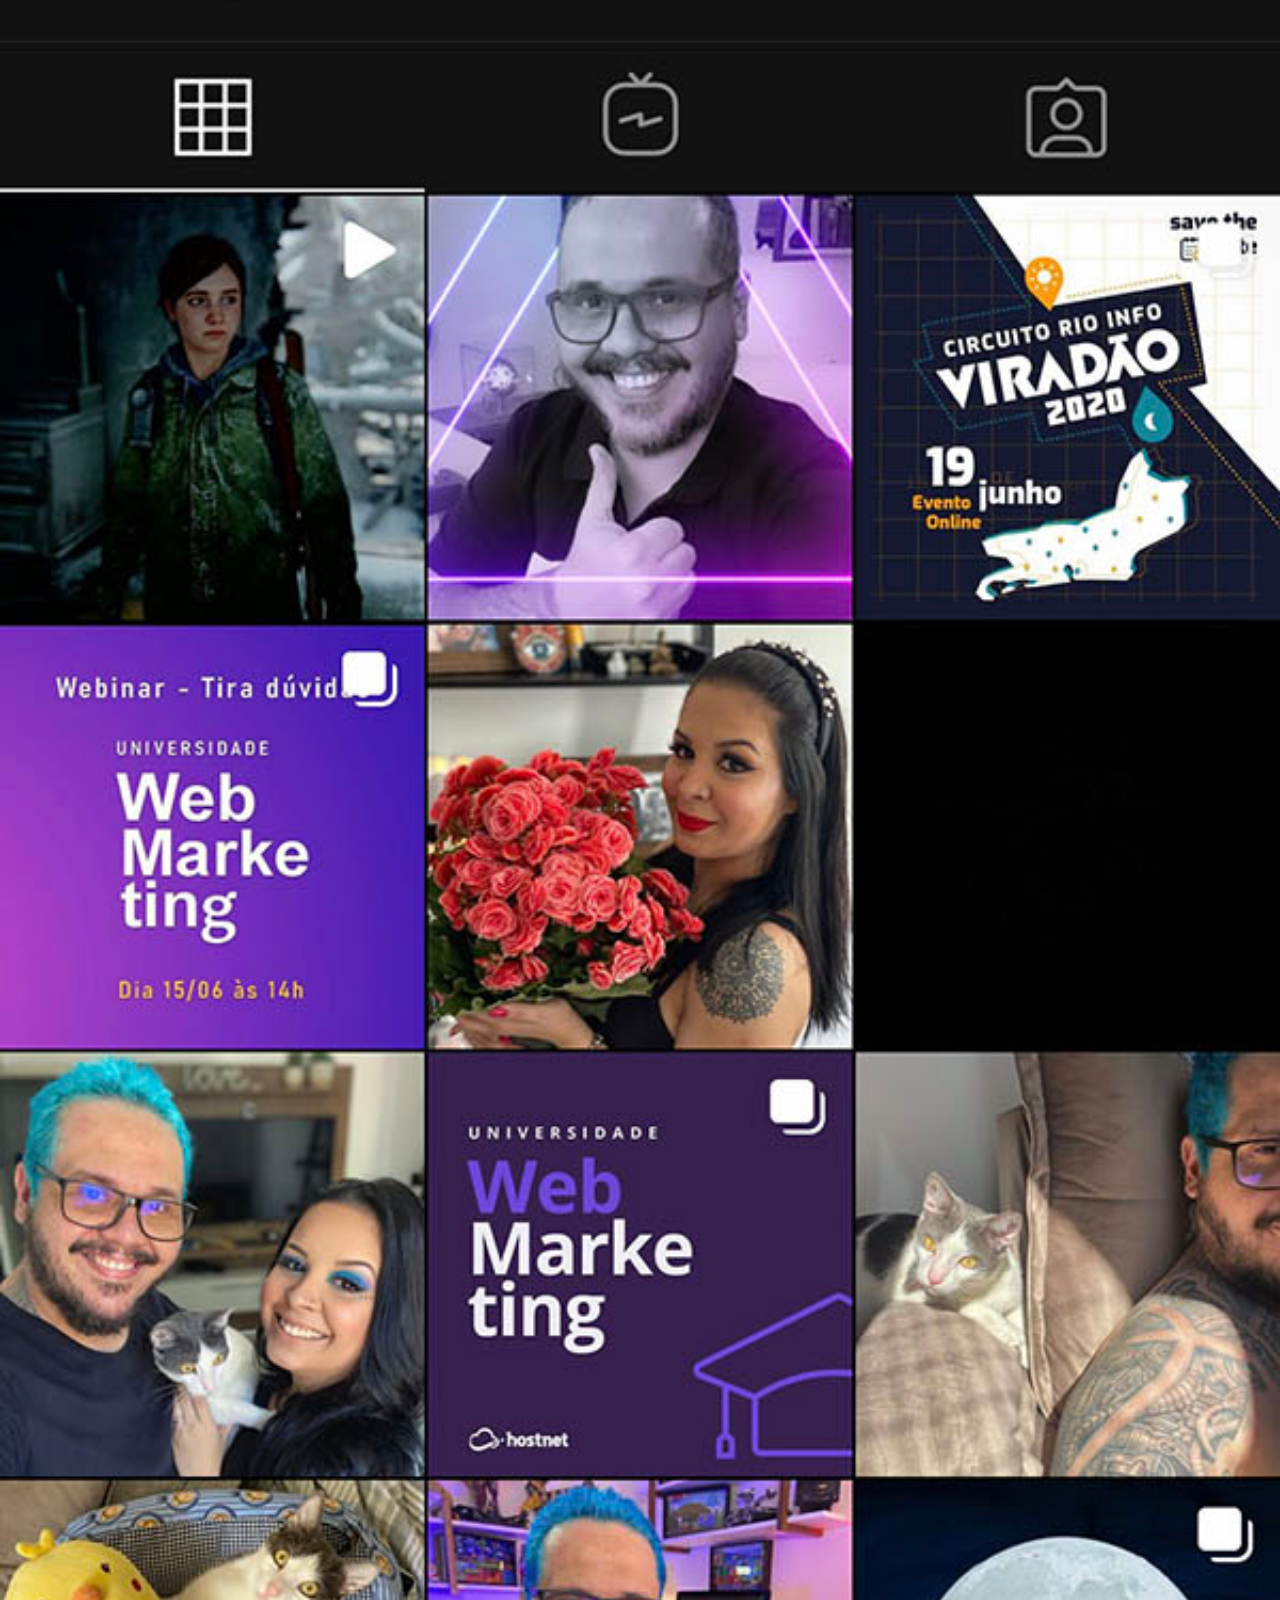
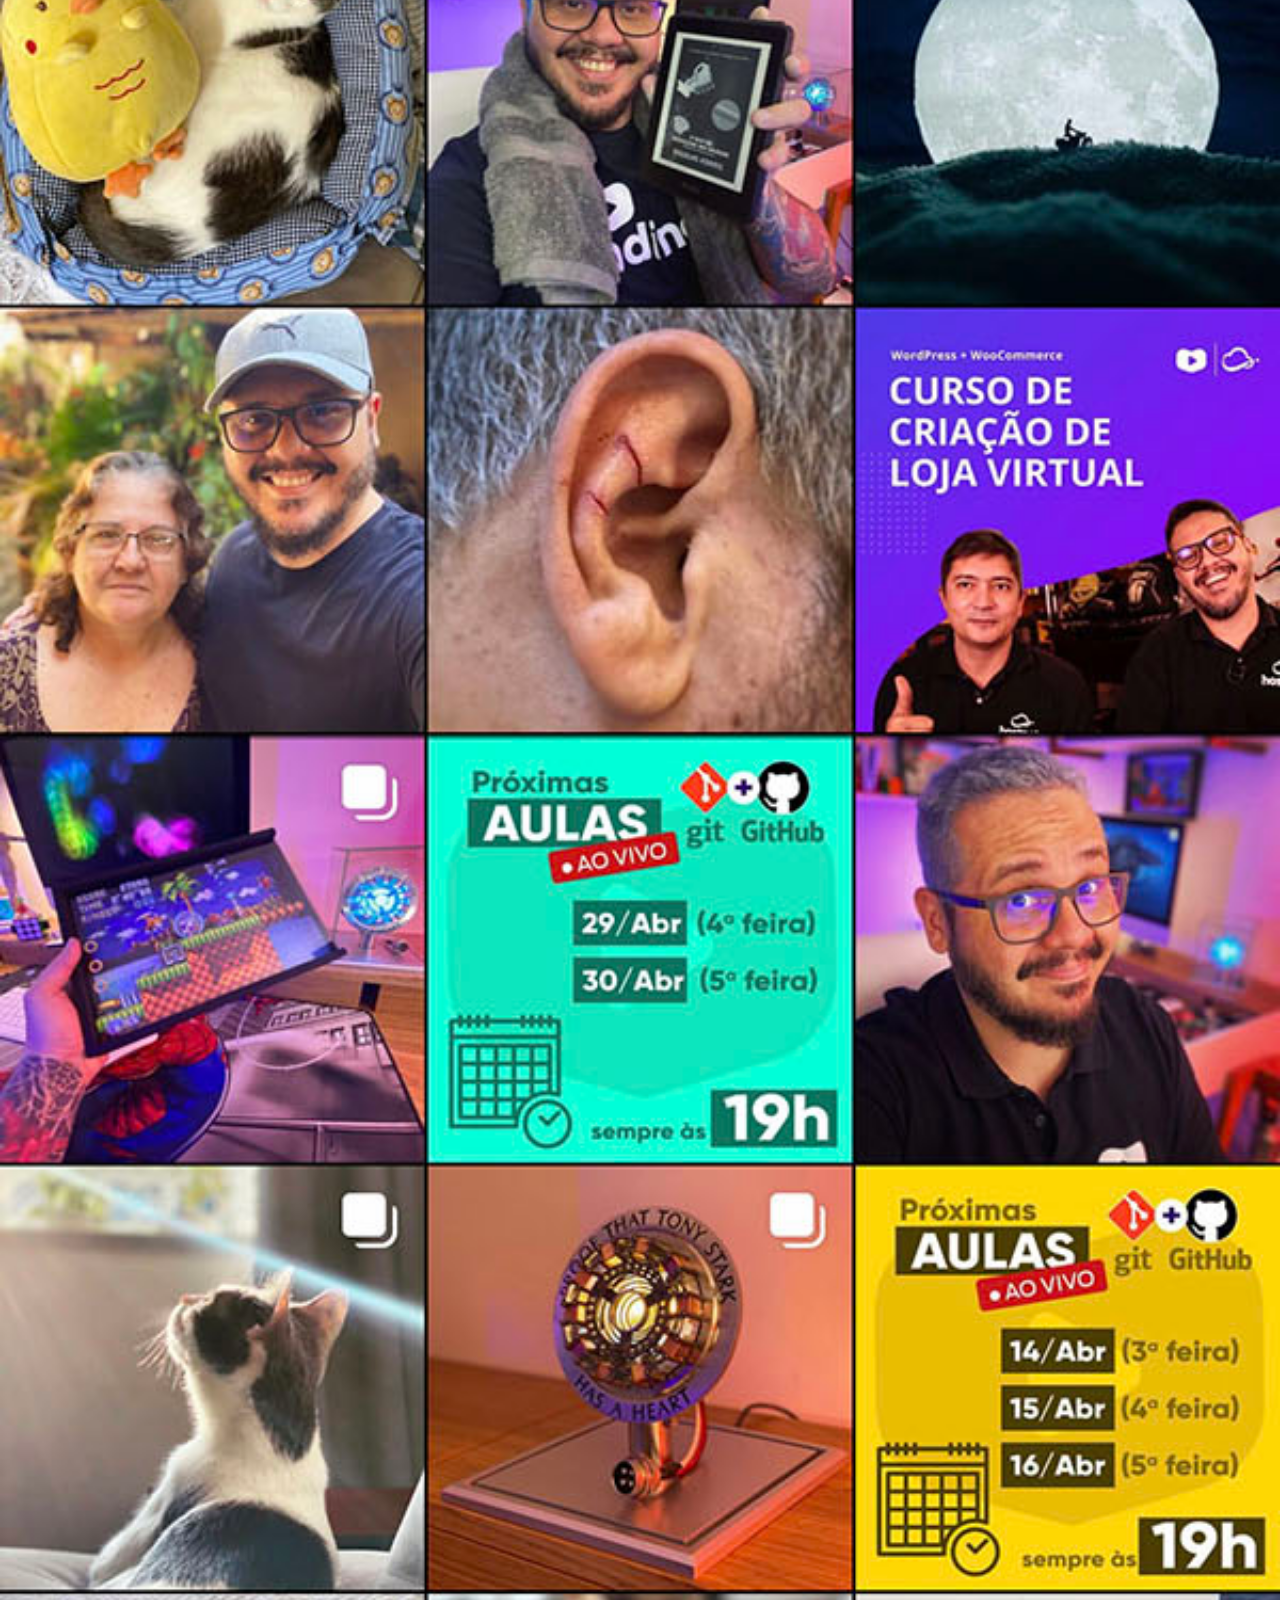
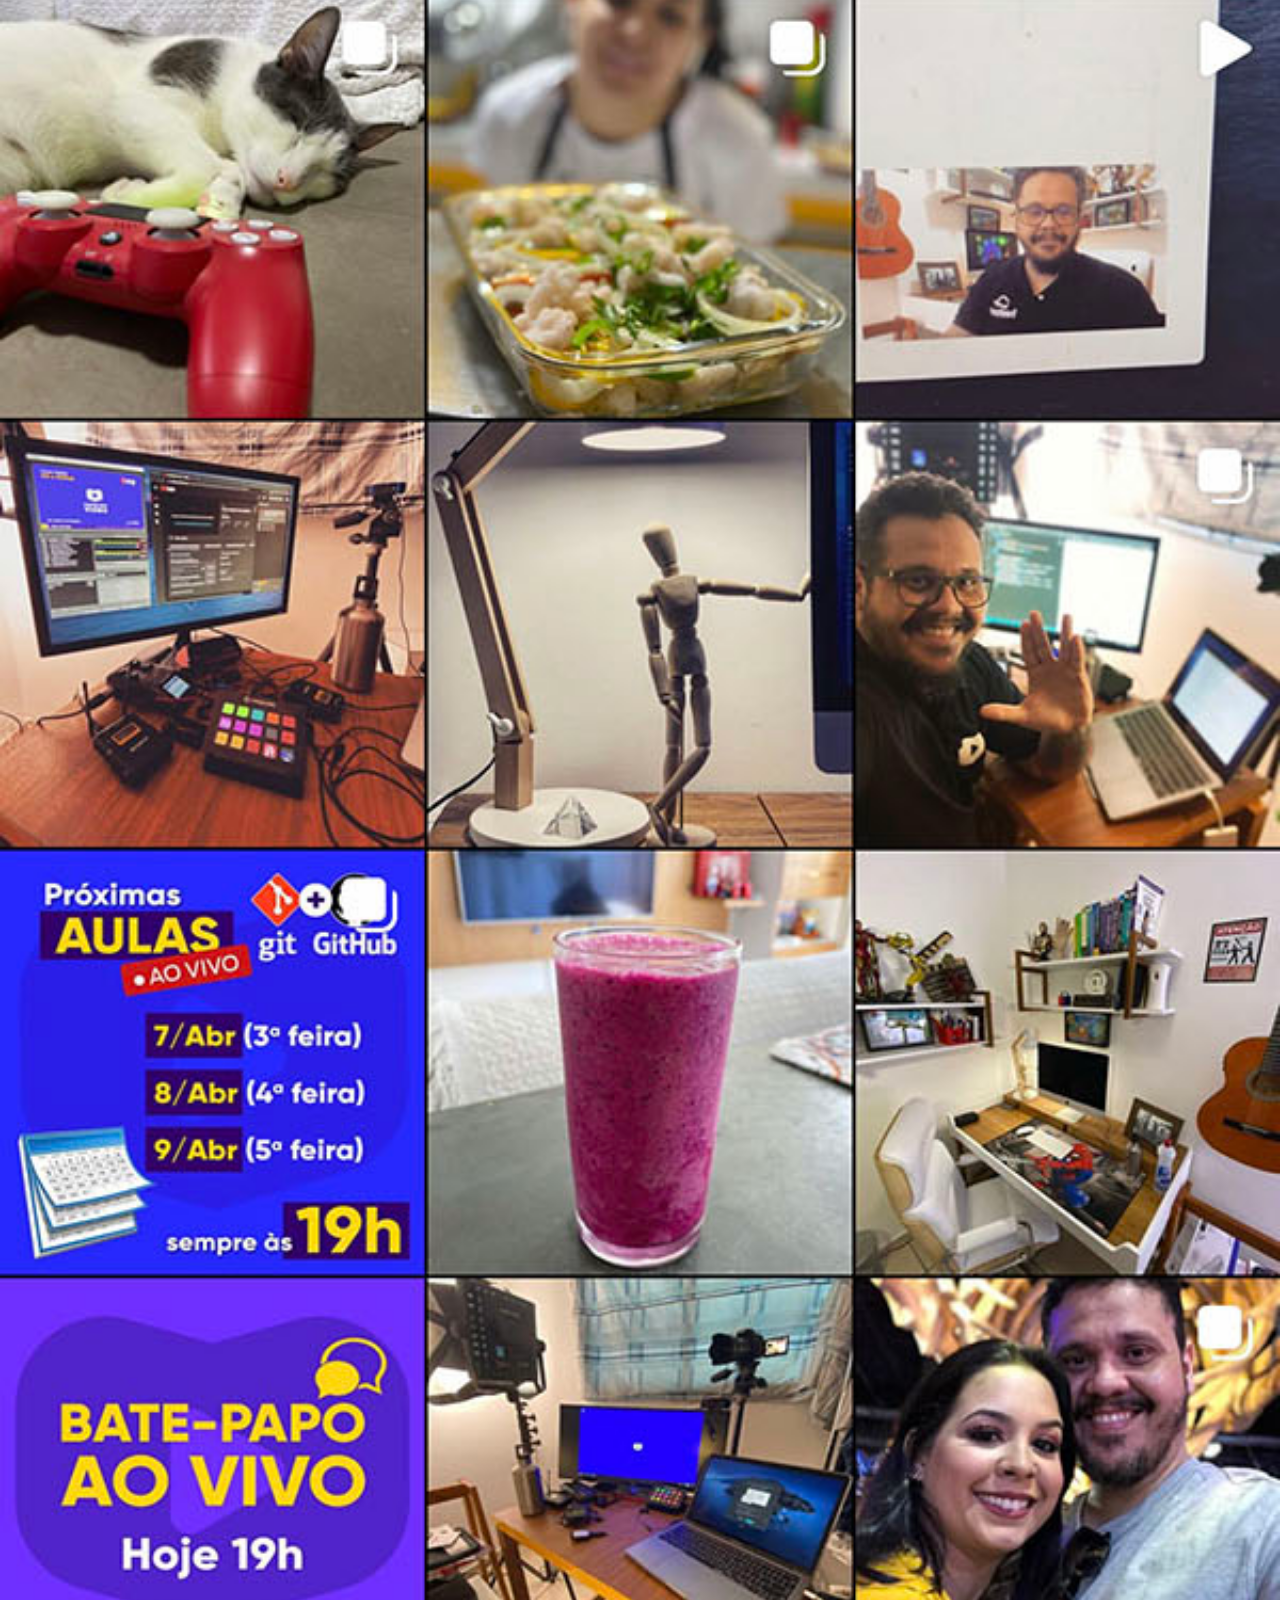
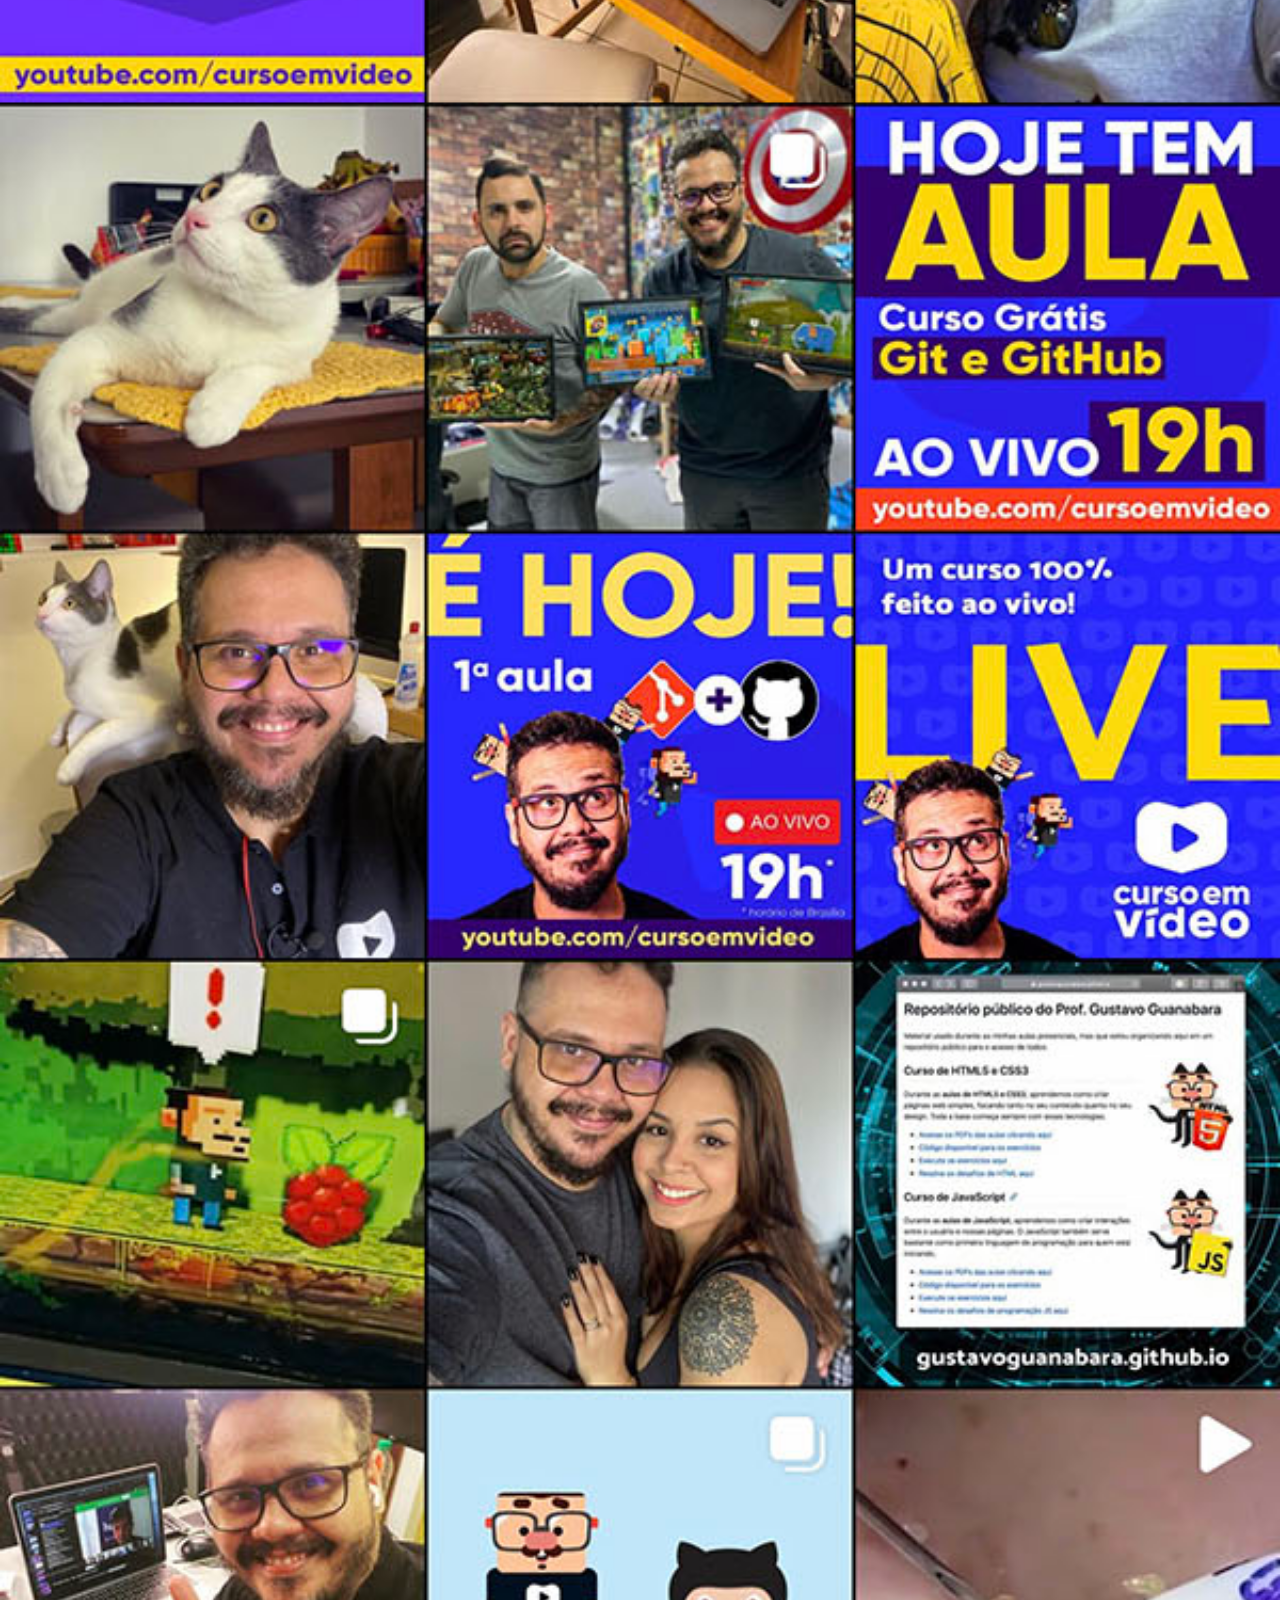
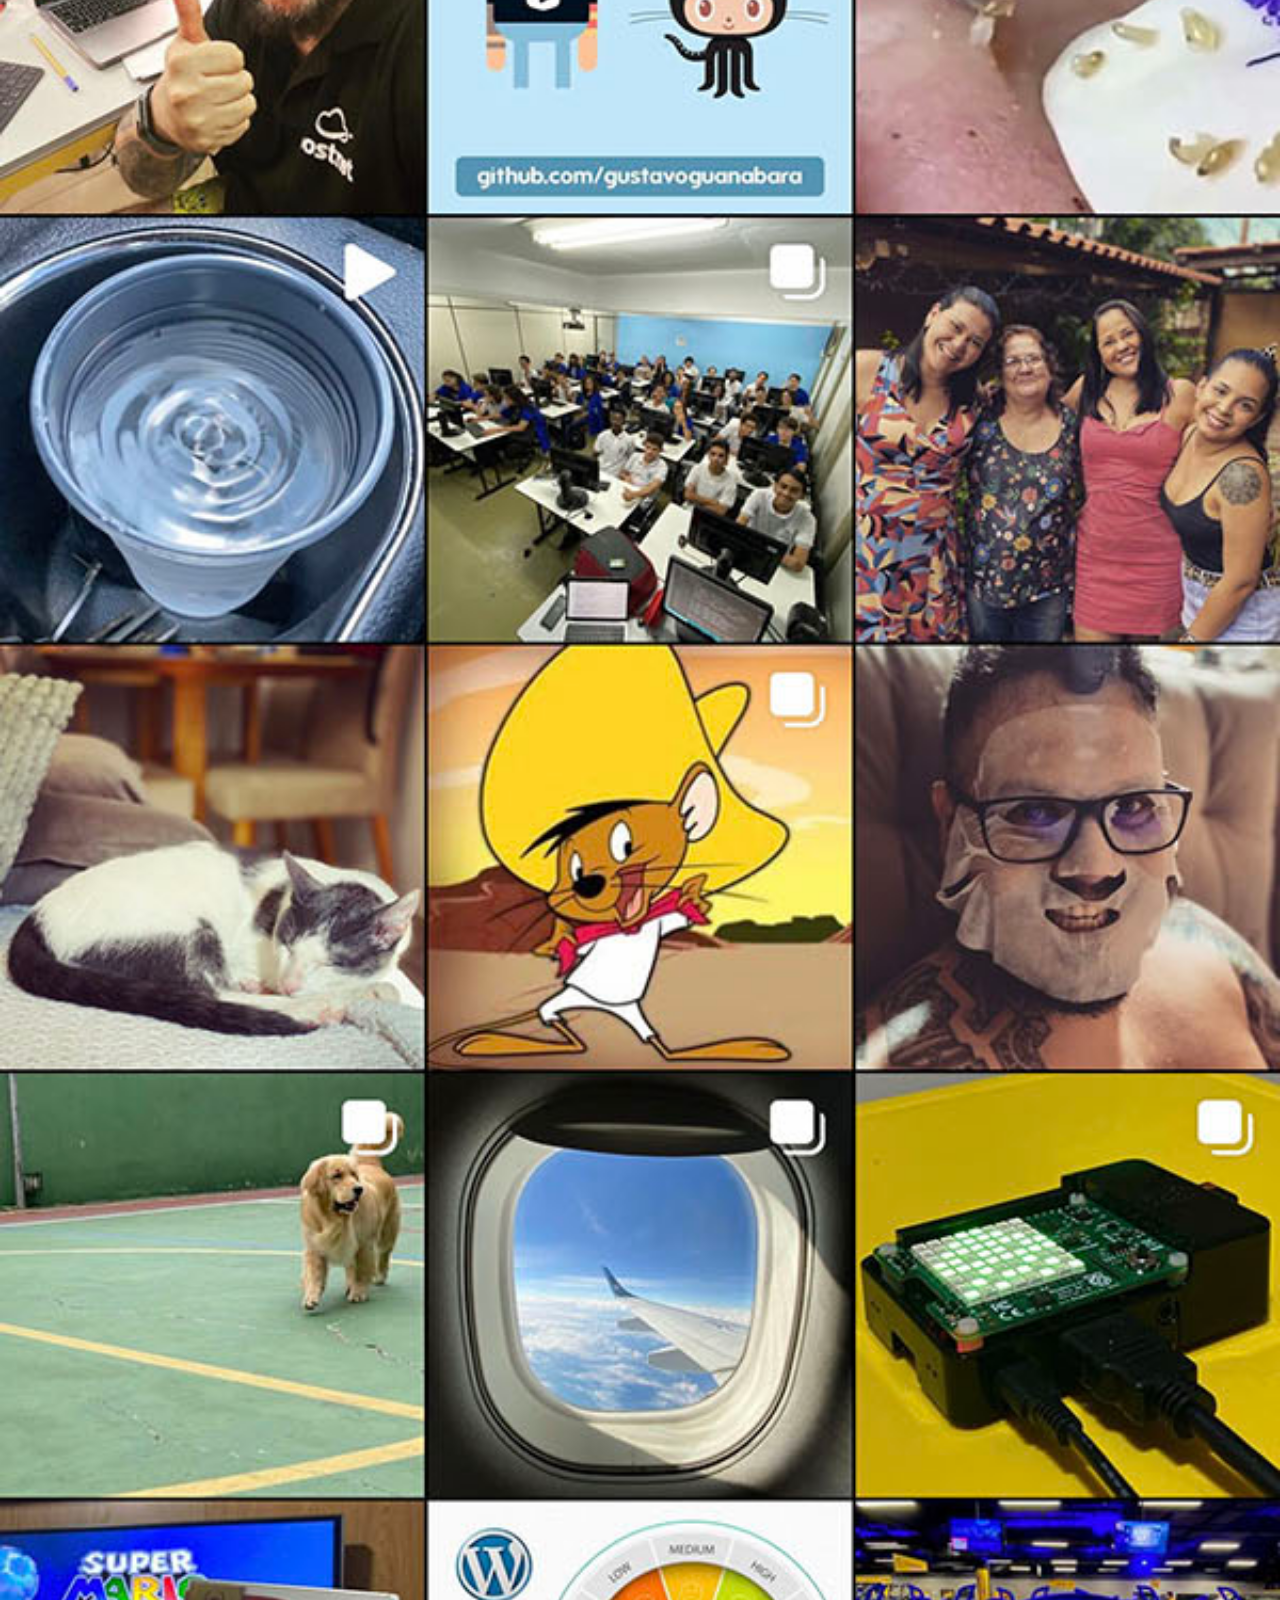
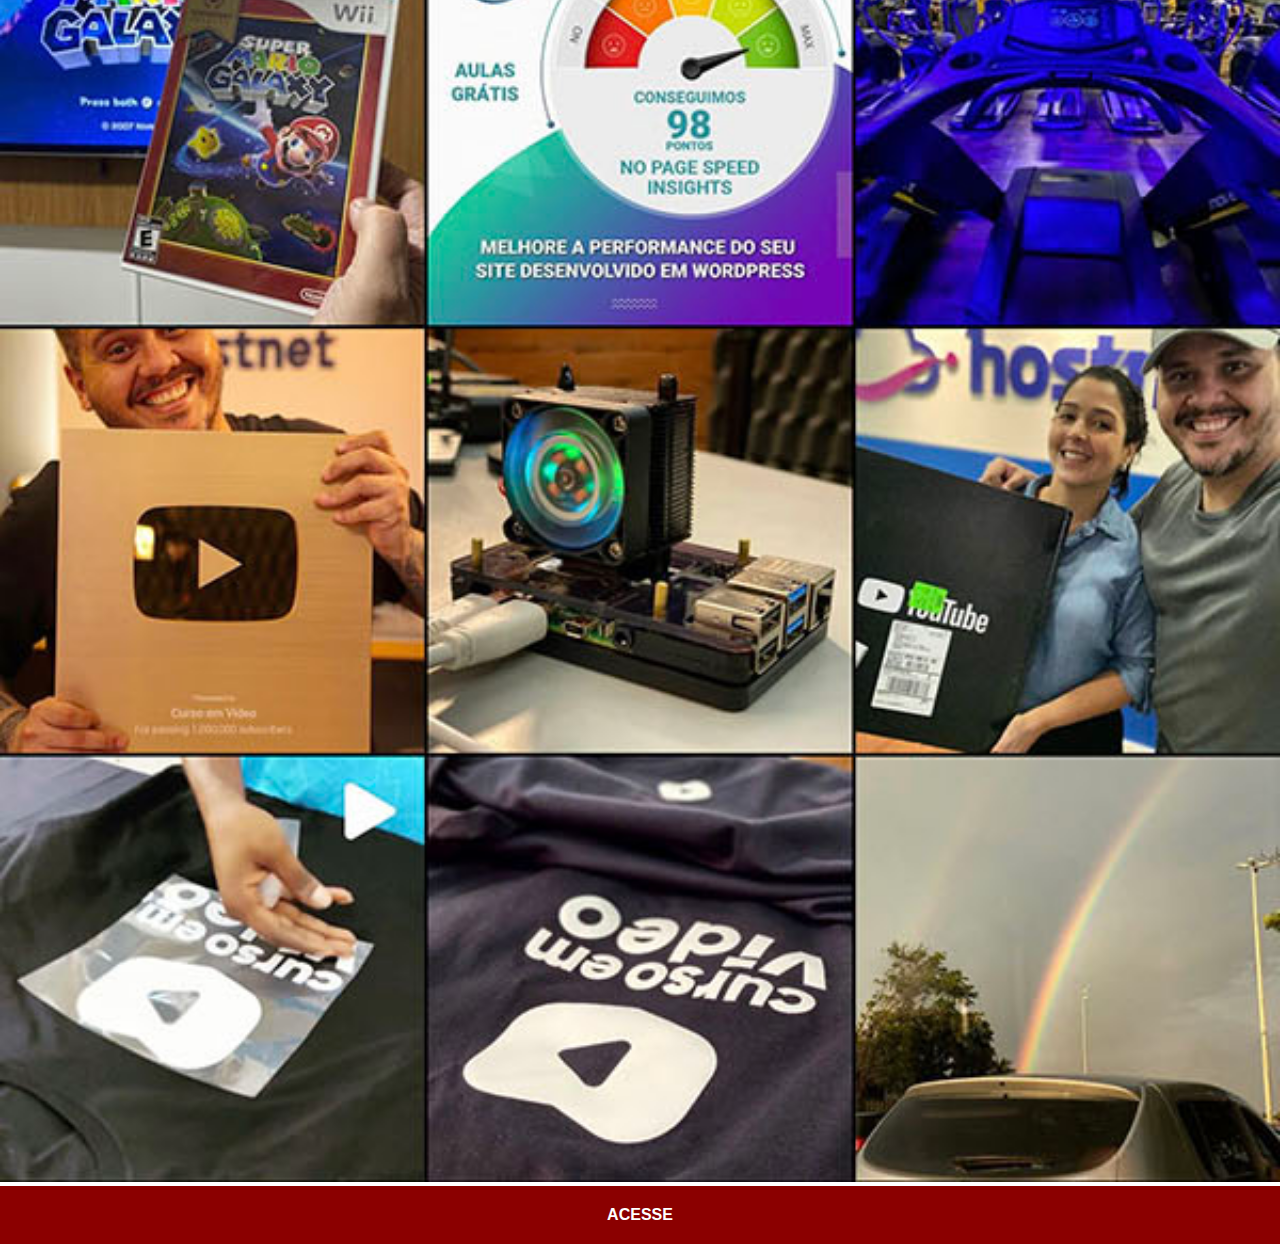
<file: instagram.html>
<!DOCTYPE html>
<html lang="pt-br">
<head>
    <meta charset="UTF-8">
    <meta name="viewport" content="width=device-width, initial-scale=1.0">
    <title>Instagram</title>
    <link rel="stylesheet" href="styles/social.css">
</head>
<body>
    <img src="imagens/tela-instagram.jpg" alt="">
    <a href="https://www.instagram.com/gustavoguanabara/">ACESSE</a>
</body>
</html>
</file>
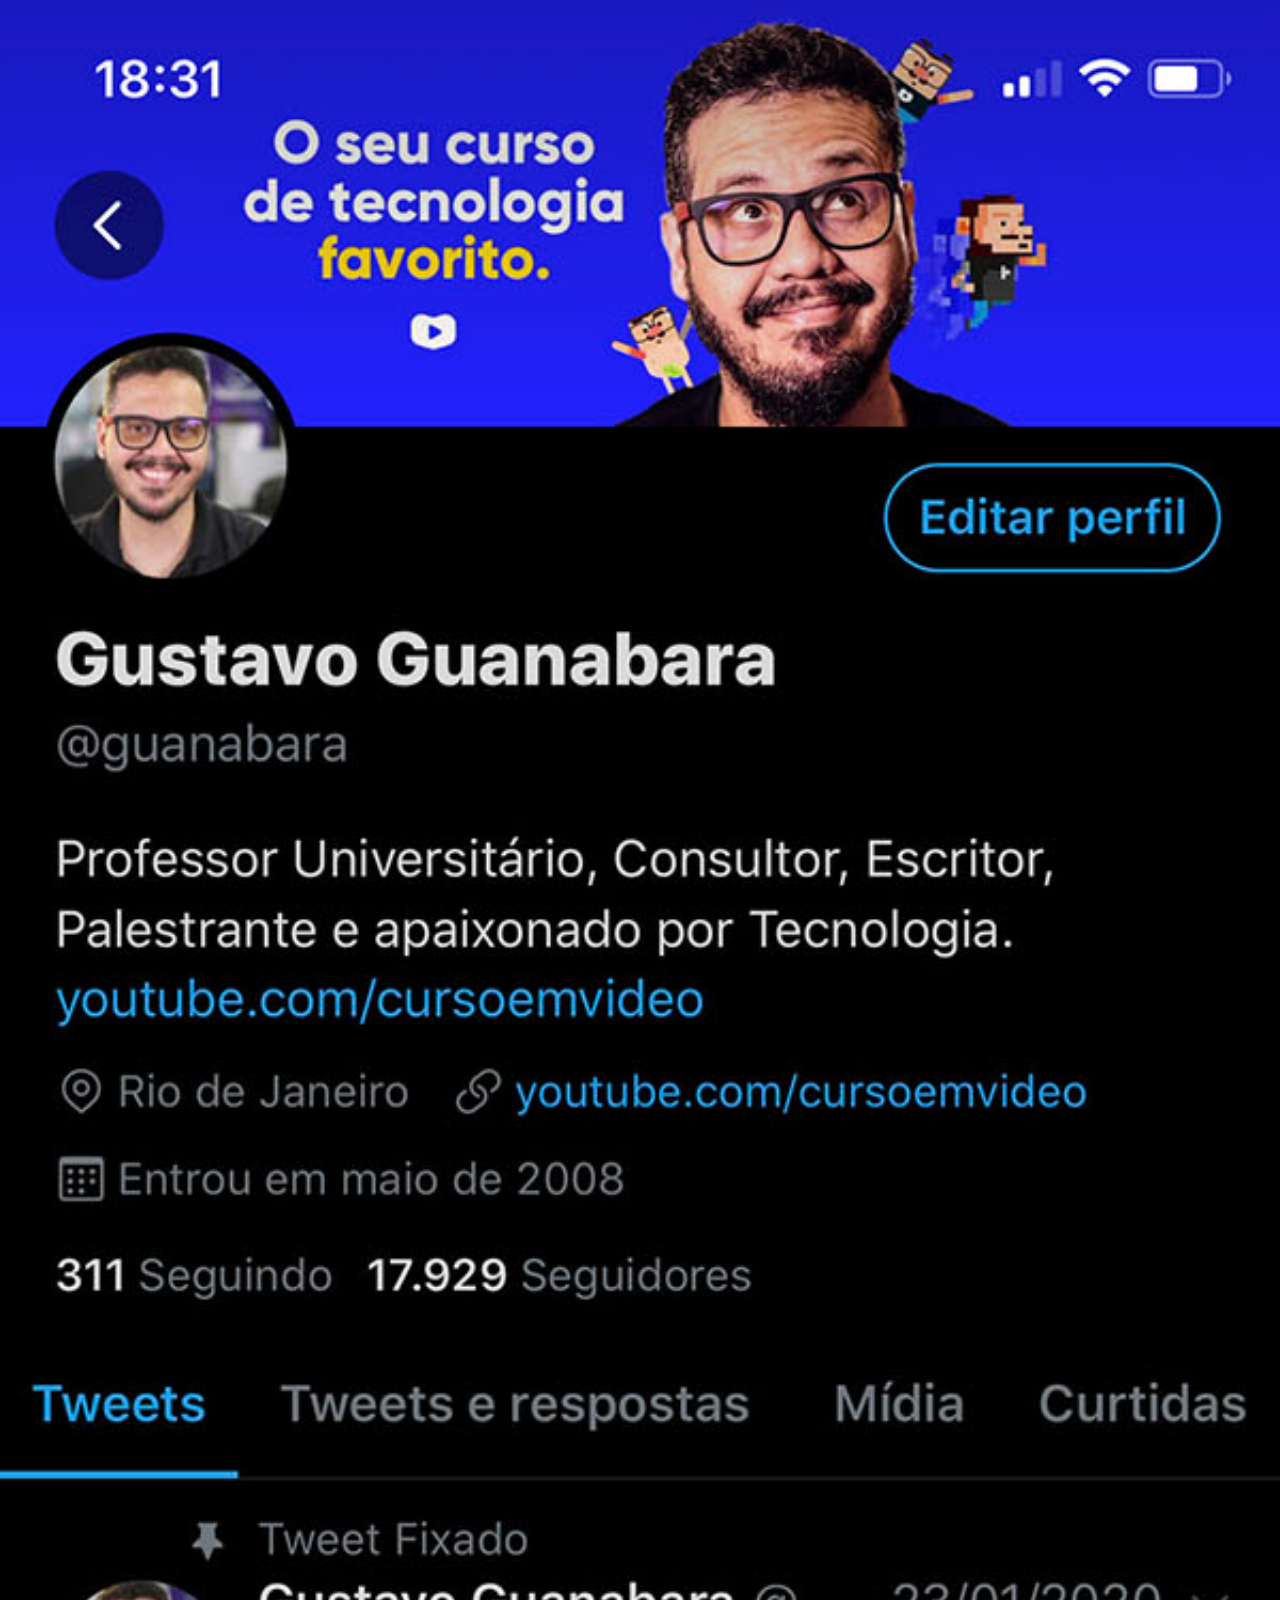
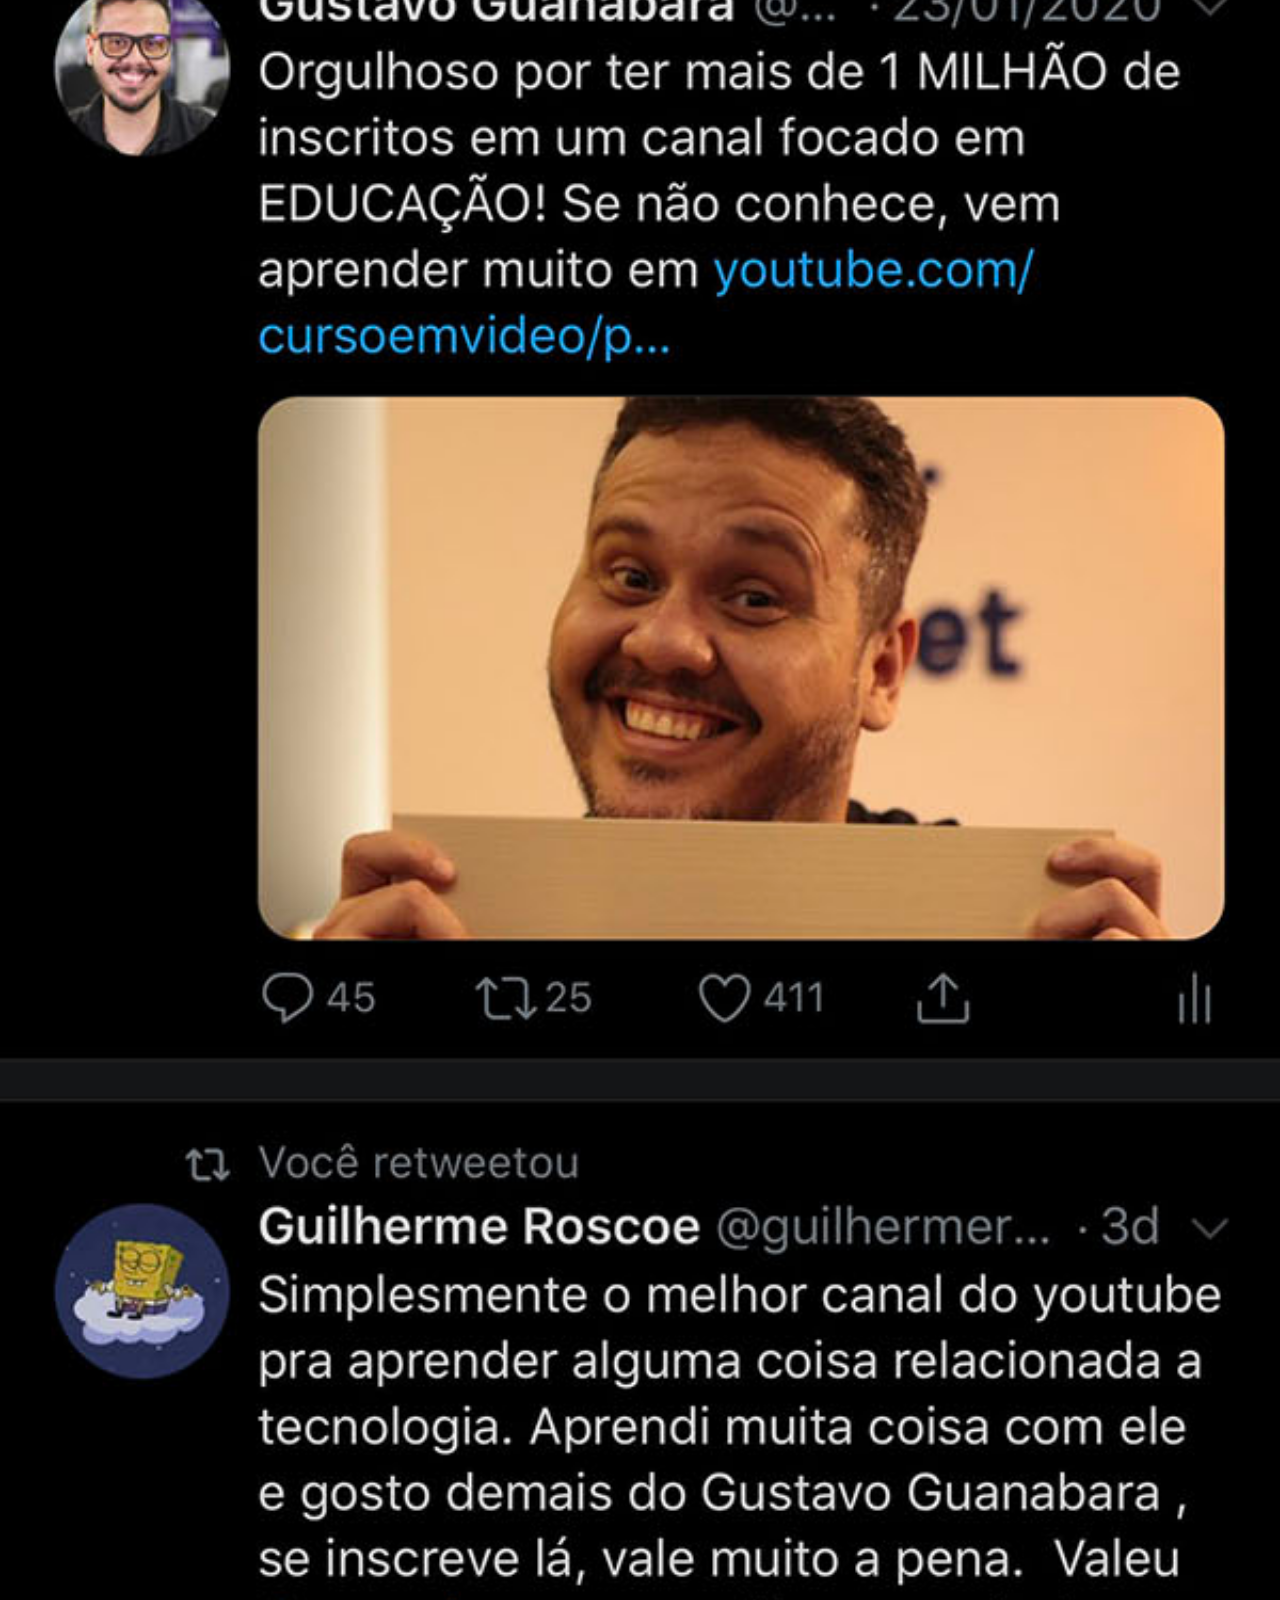
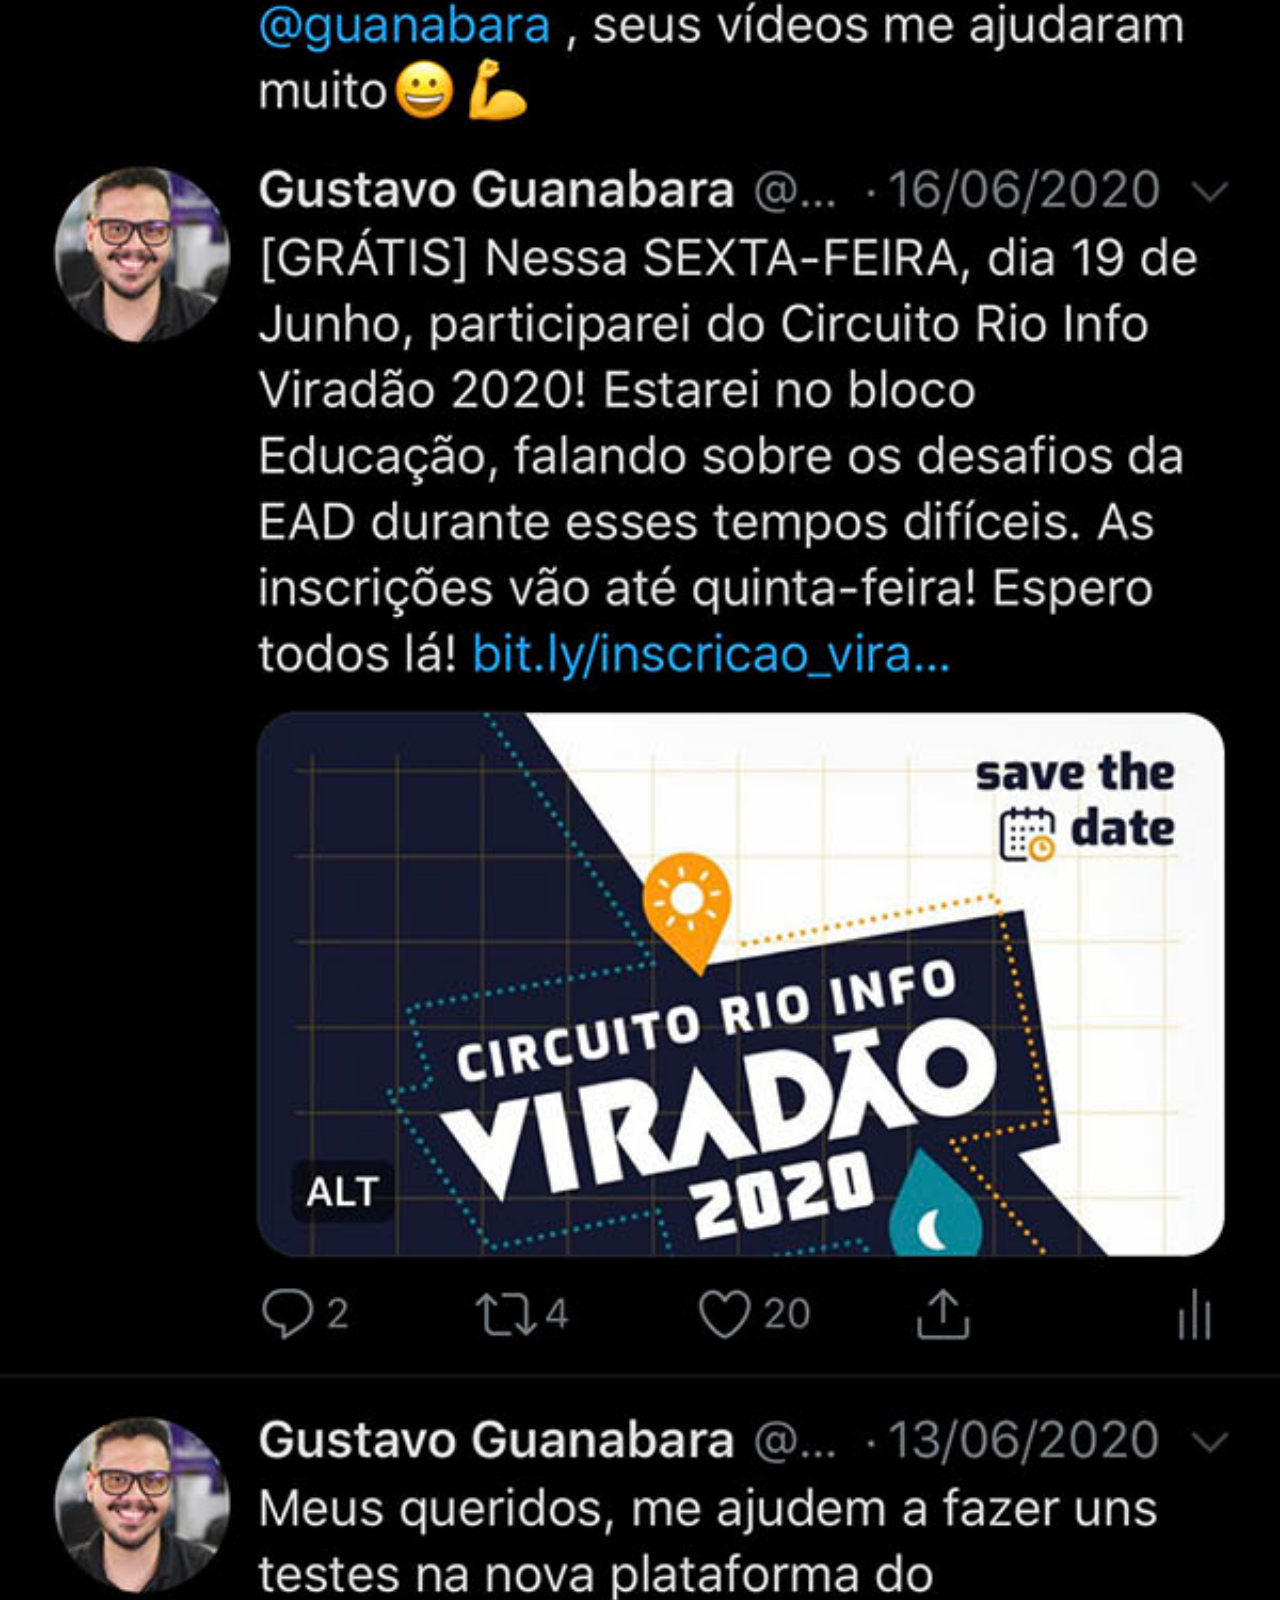
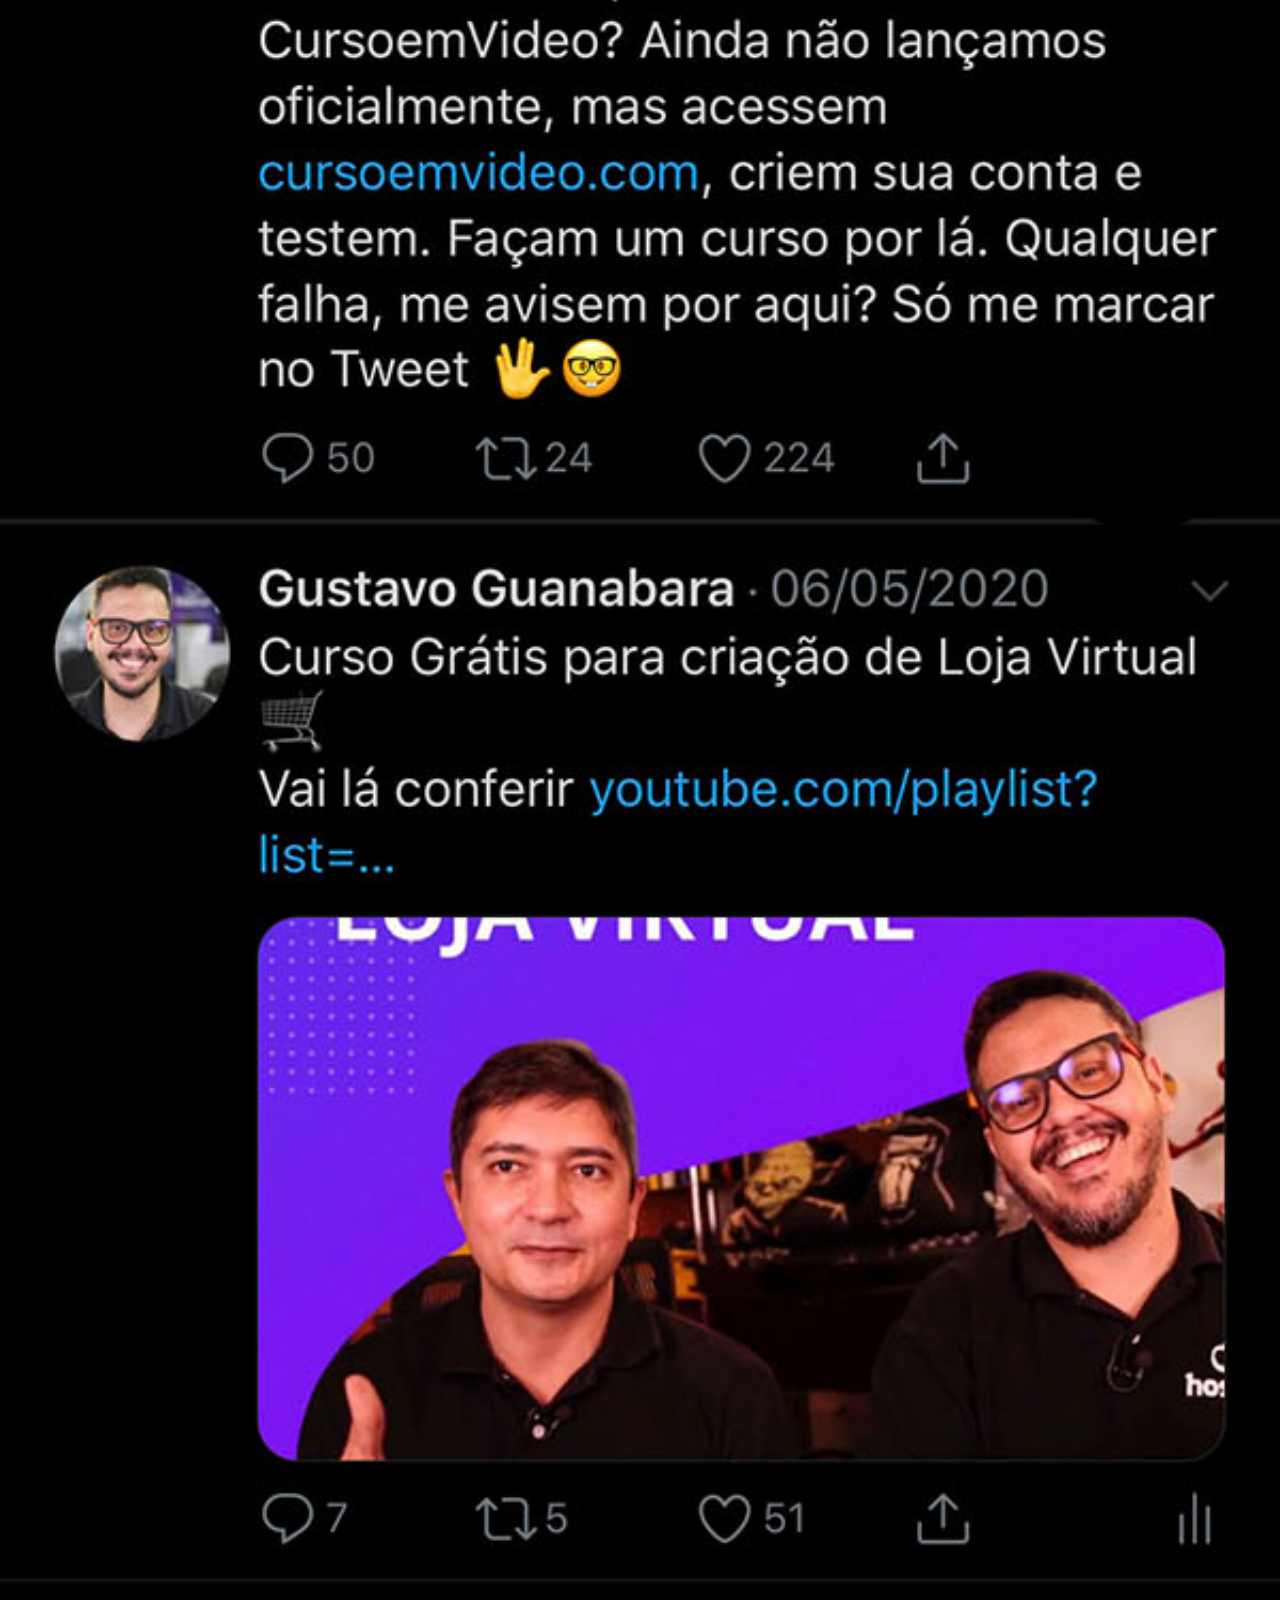
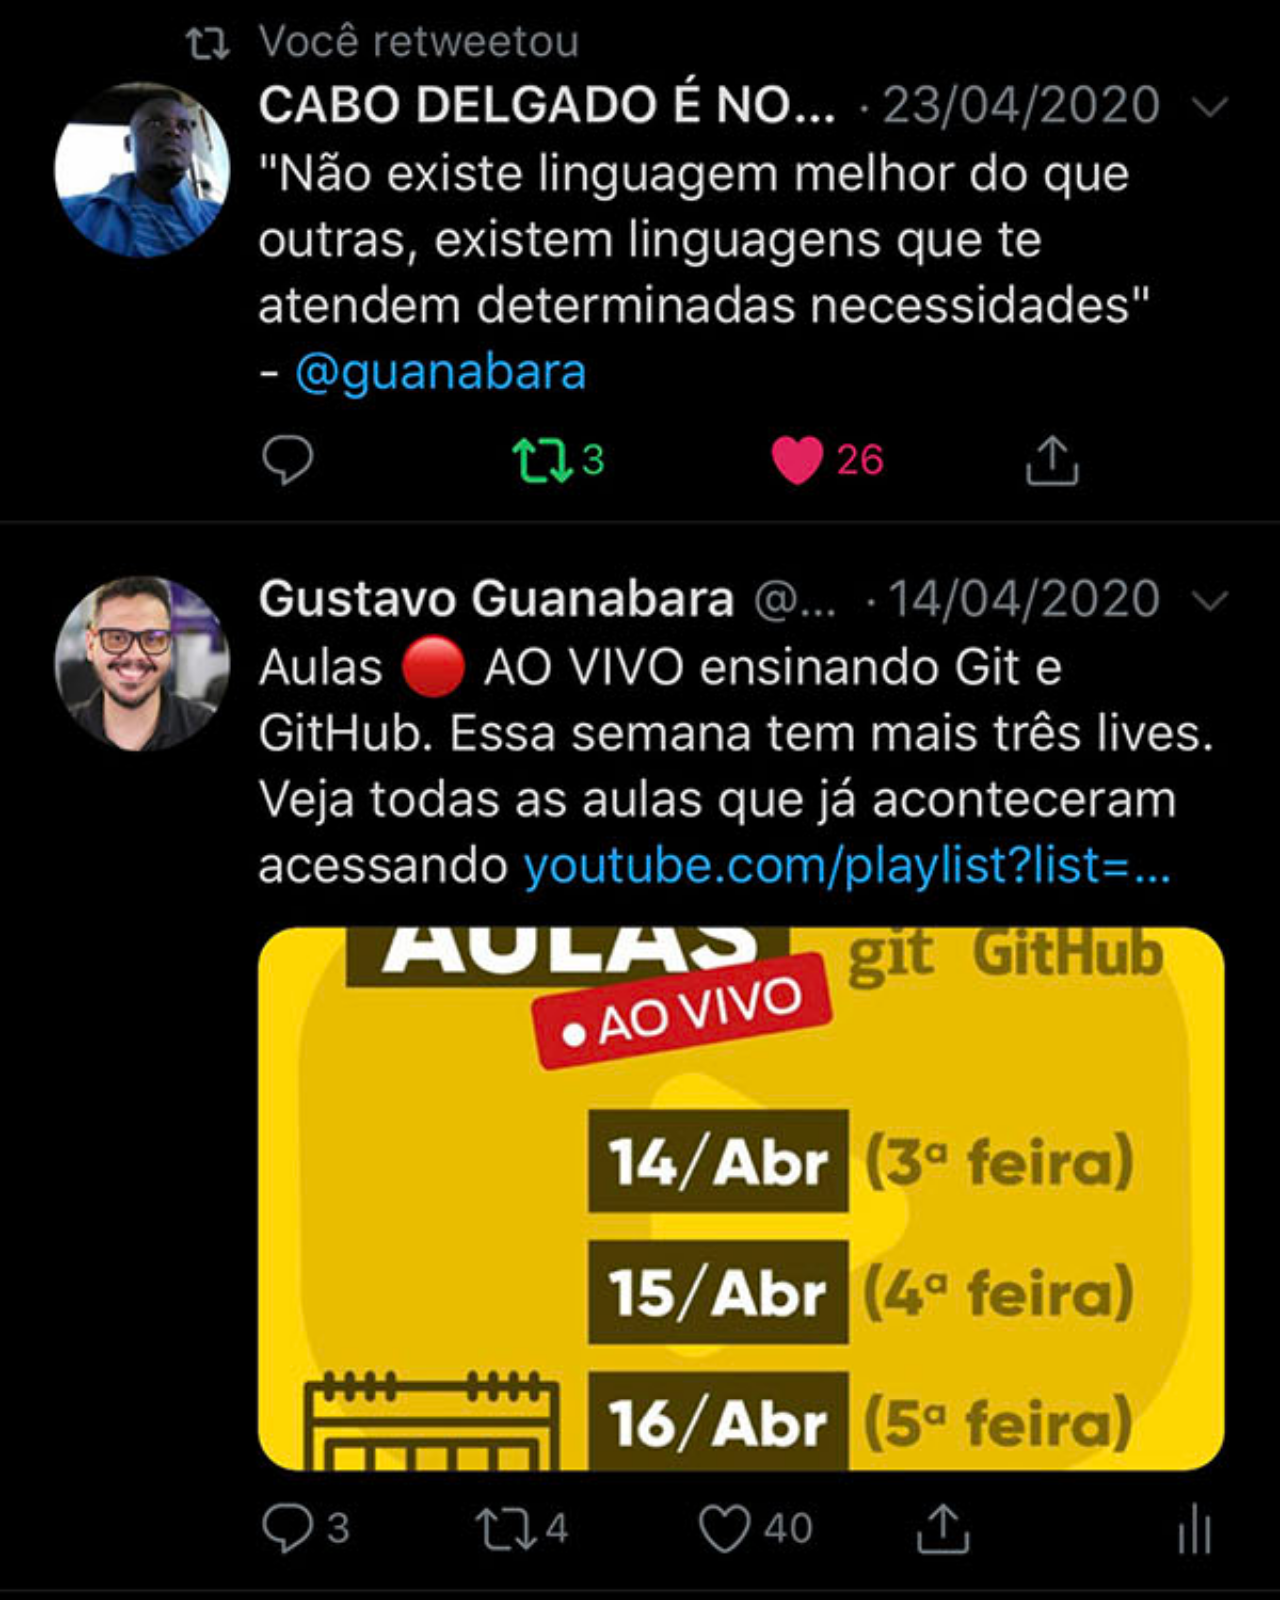
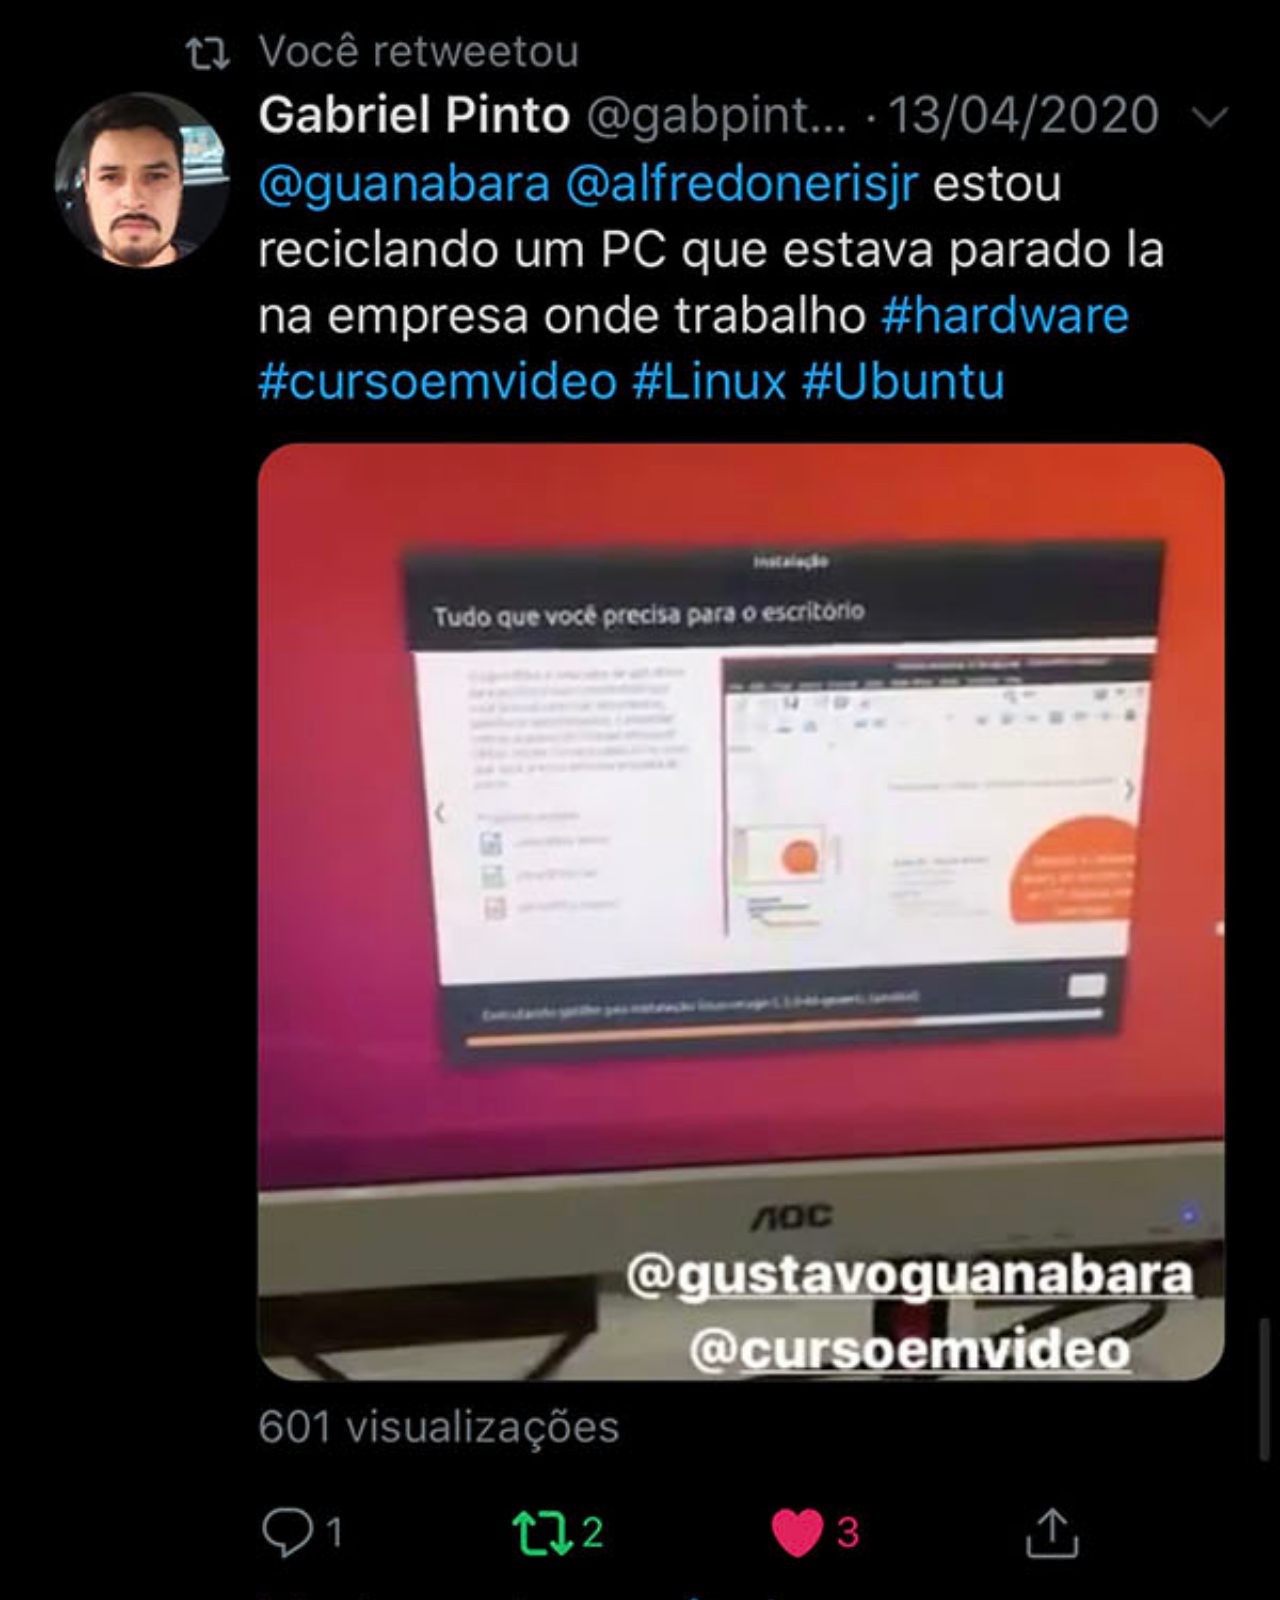
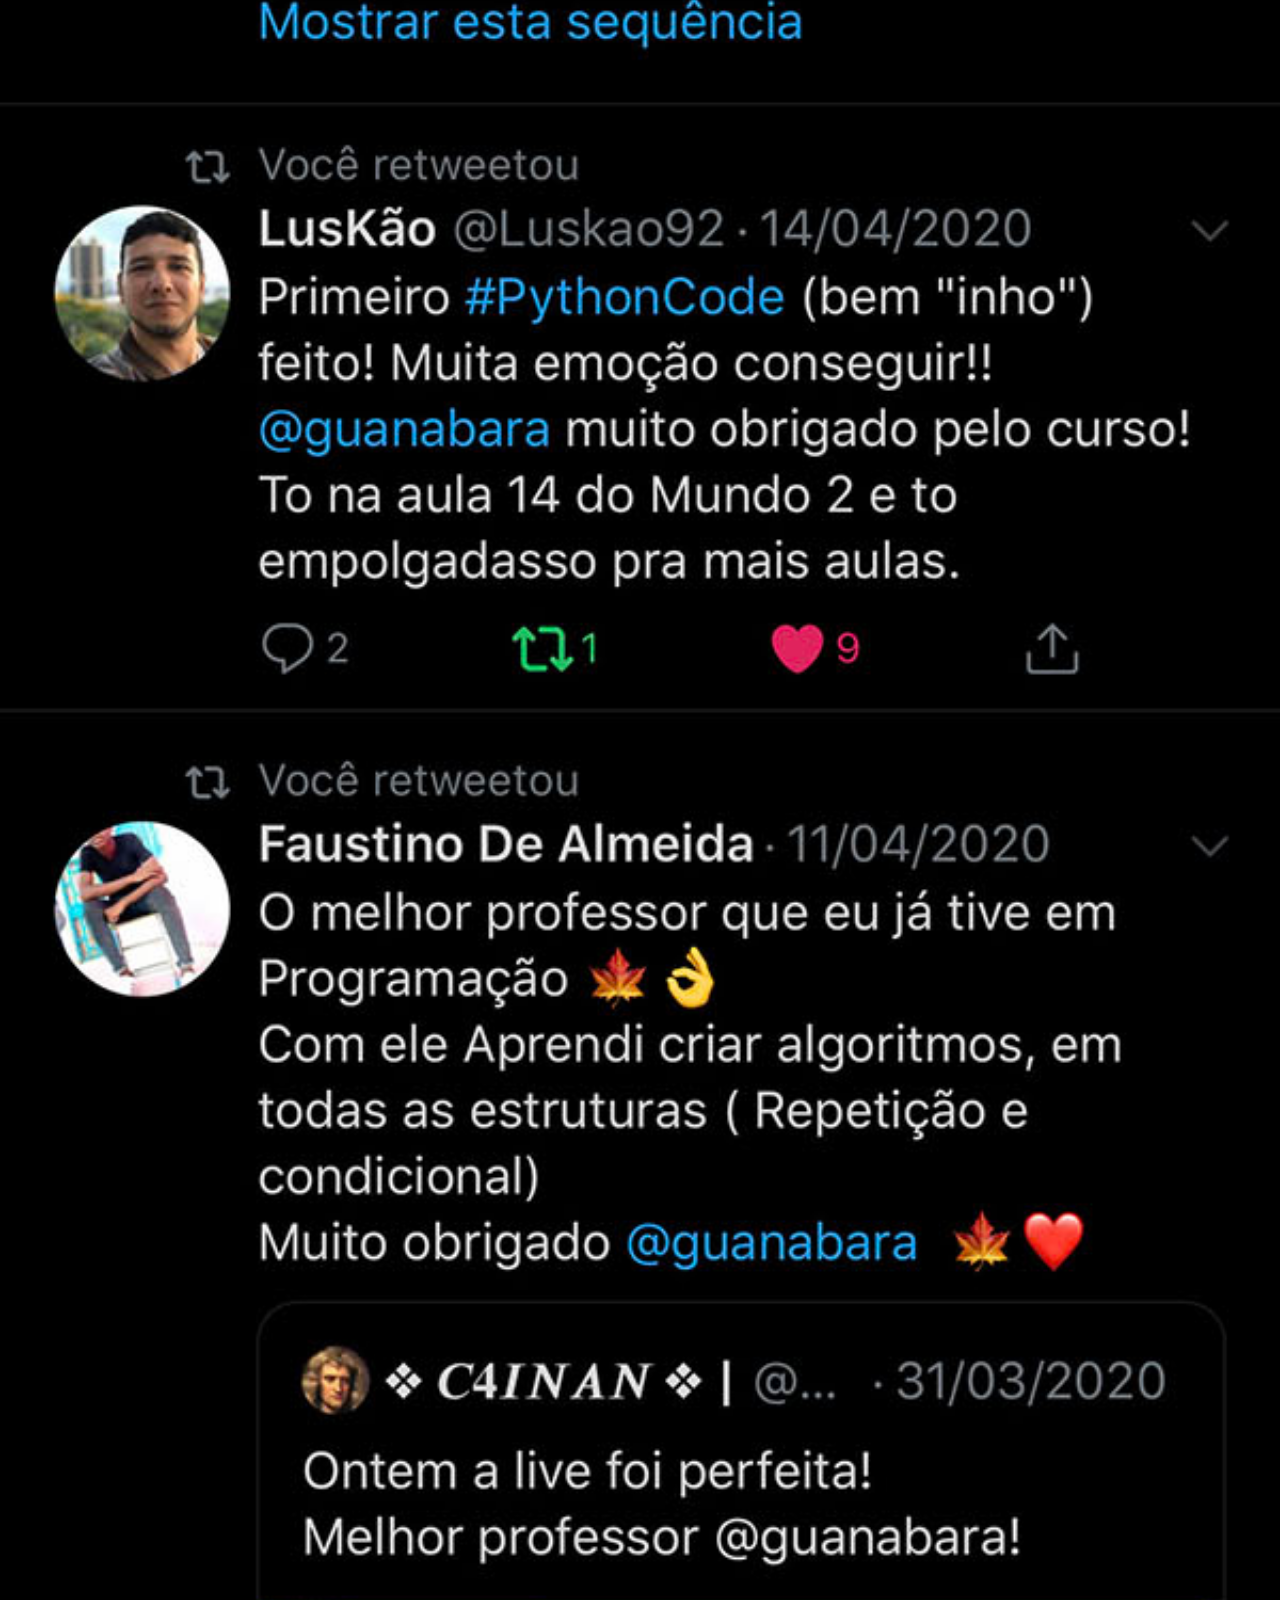
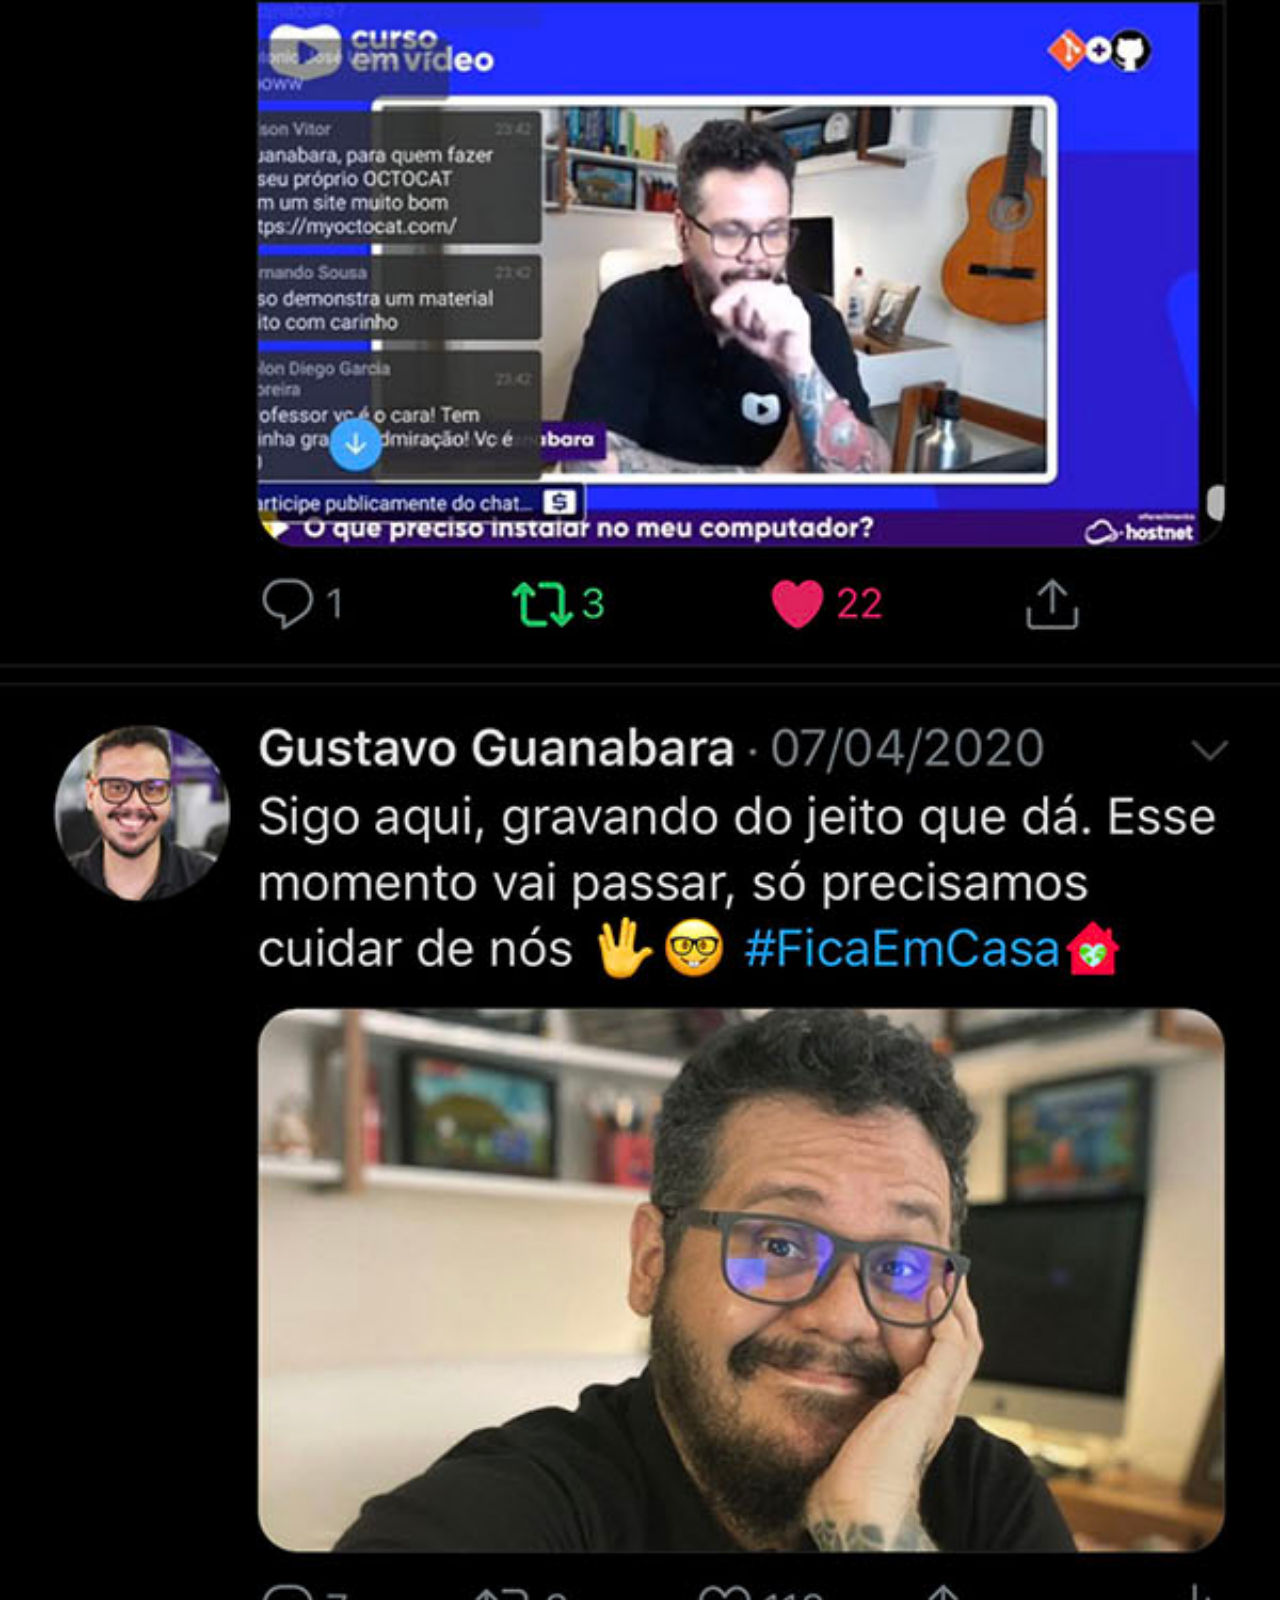
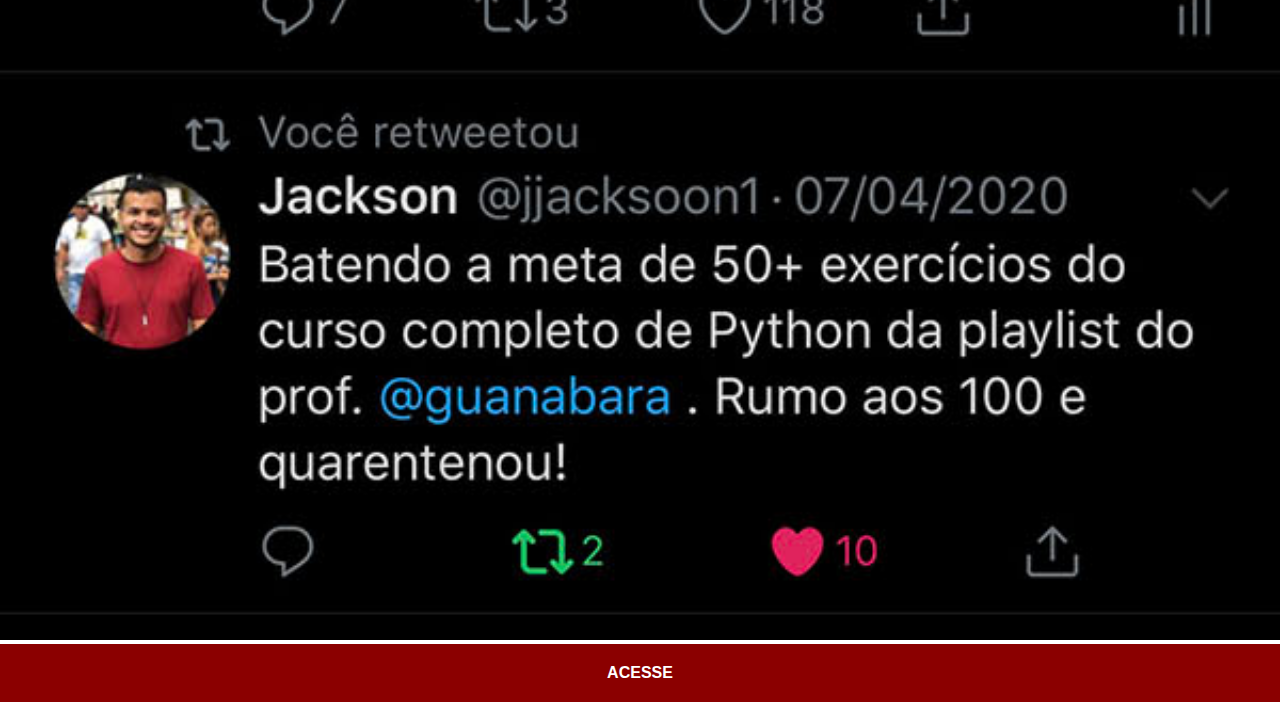
<file: twitter.html>
<!DOCTYPE html>
<html lang="pt-br">
<head>
    <meta charset="UTF-8">
    <meta name="viewport" content="width=device-width, initial-scale=1.0">
    <title>Twitter</title>
    <link rel="stylesheet" href="styles/social.css">
</head>
<body>
    <img src="imagens/tela-twitter.jpg" alt="">
    <a href="https://twitter.com/guanabara">ACESSE</a>
</body>
</html>
</file>
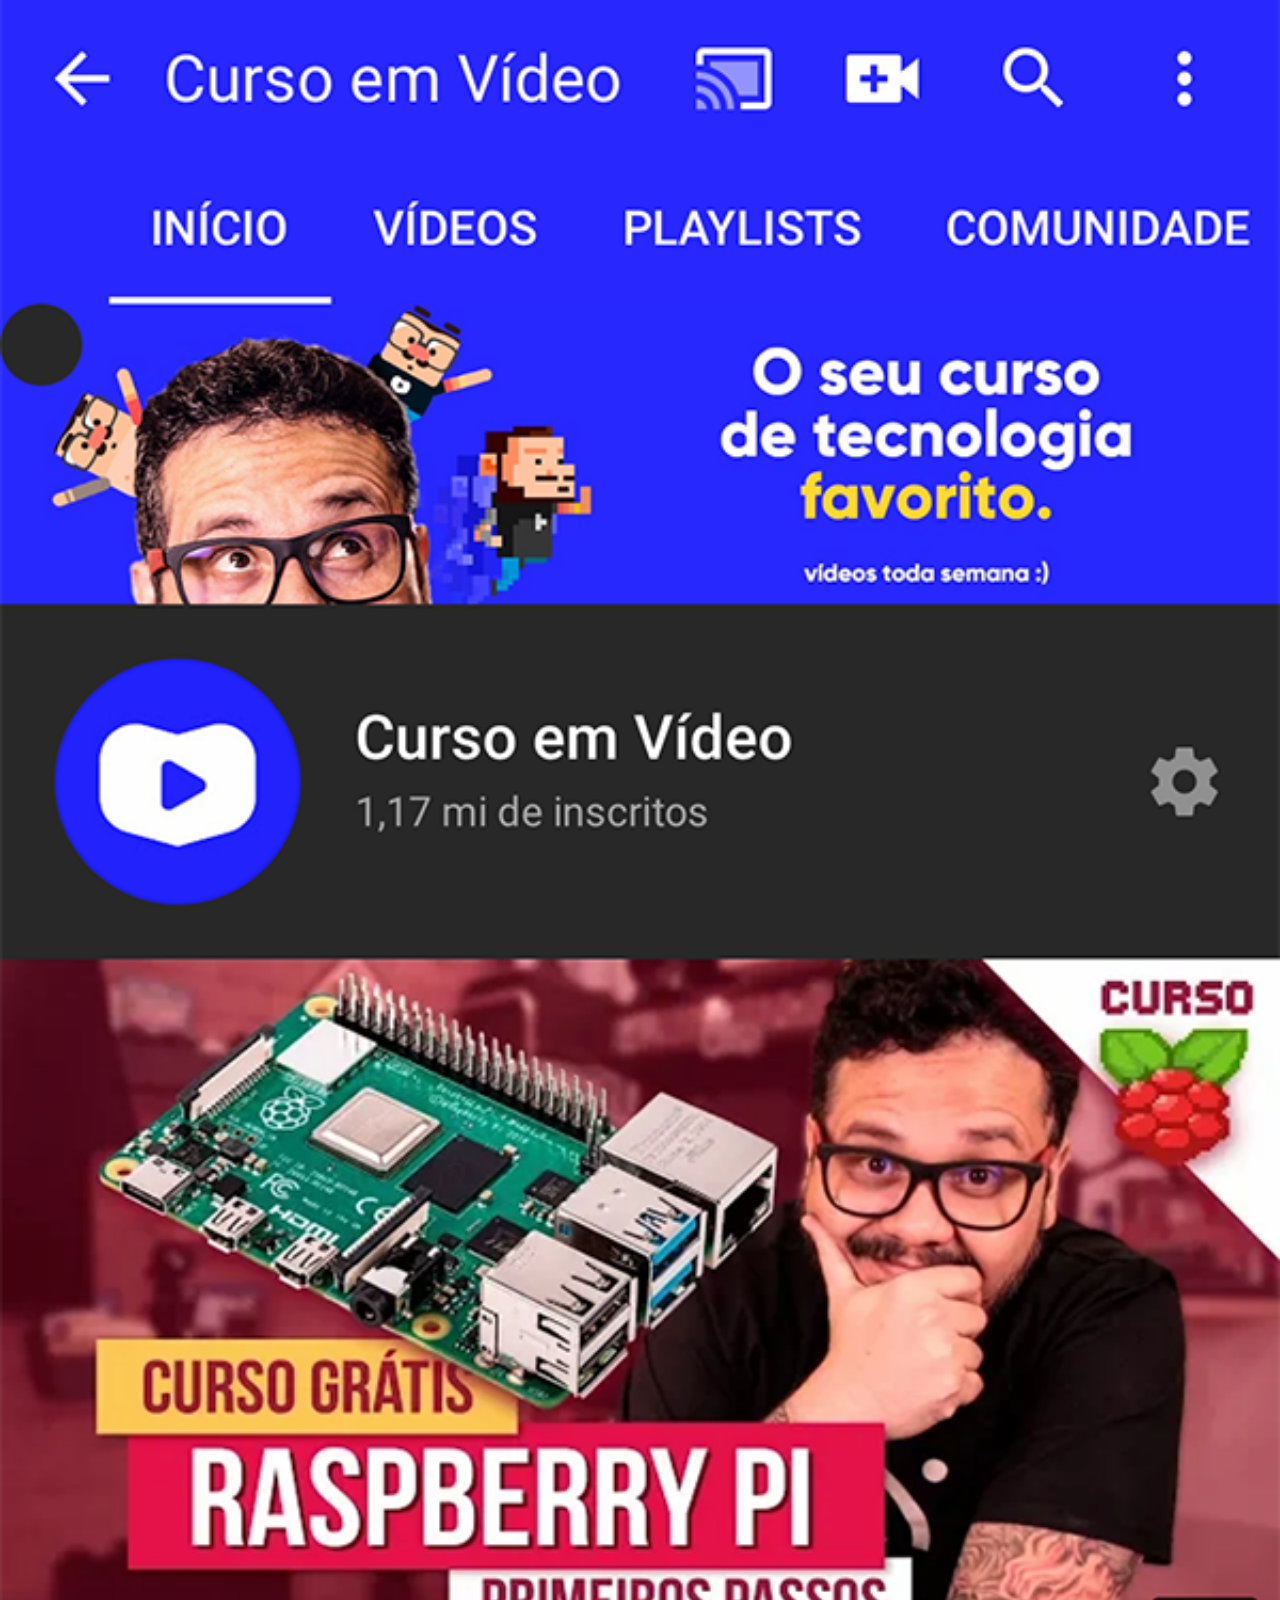
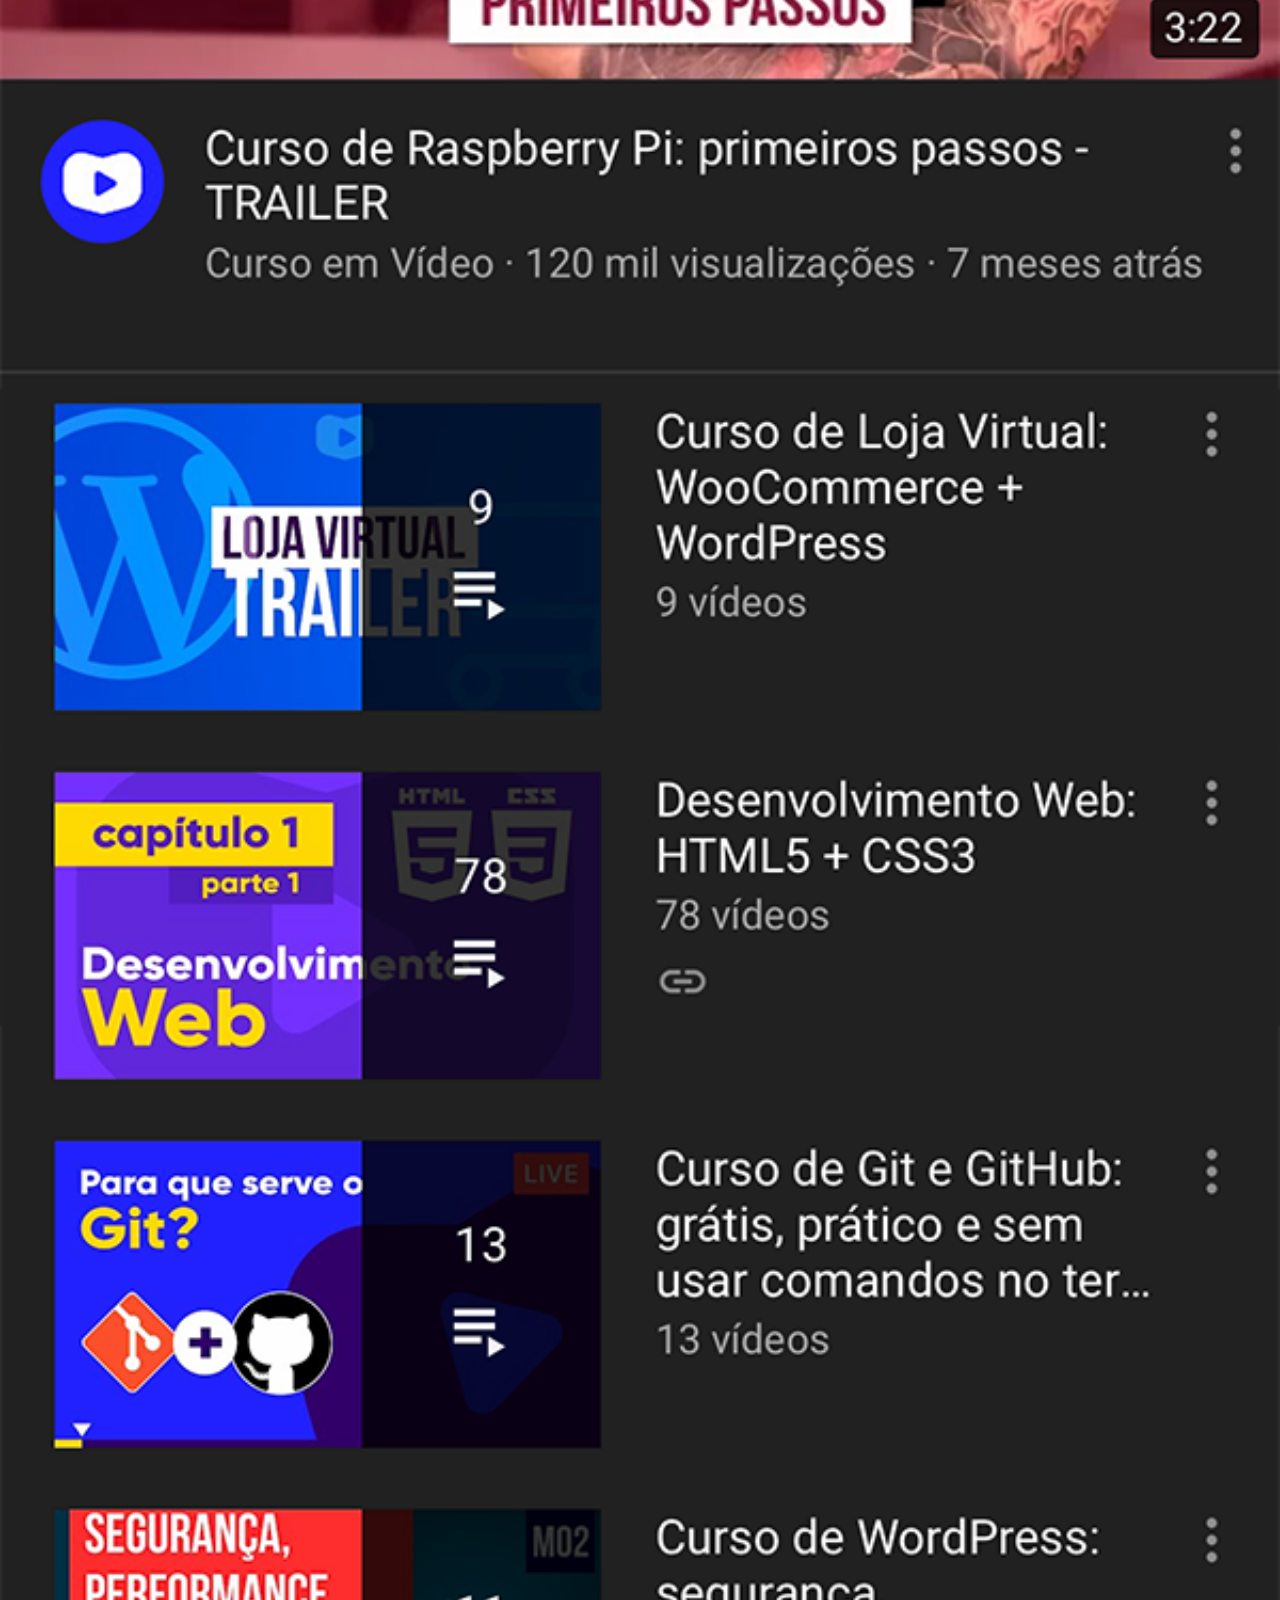
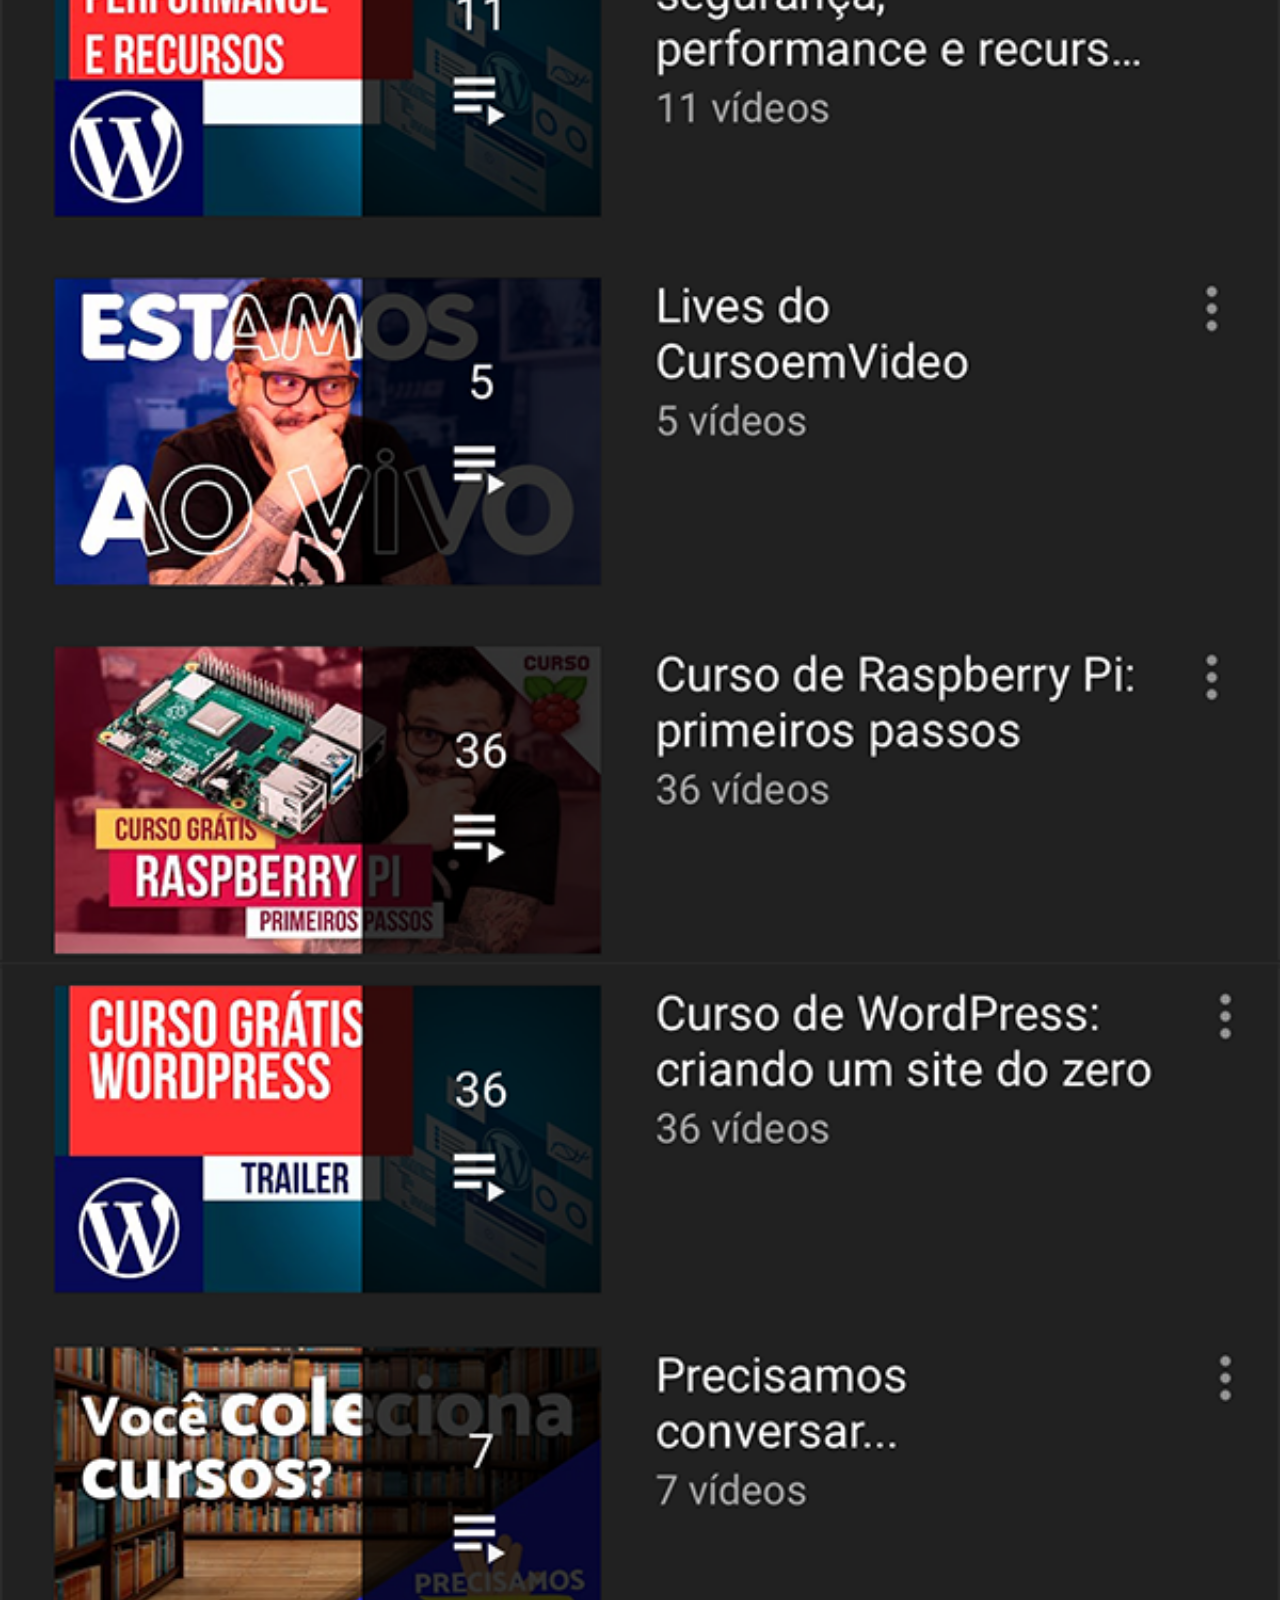
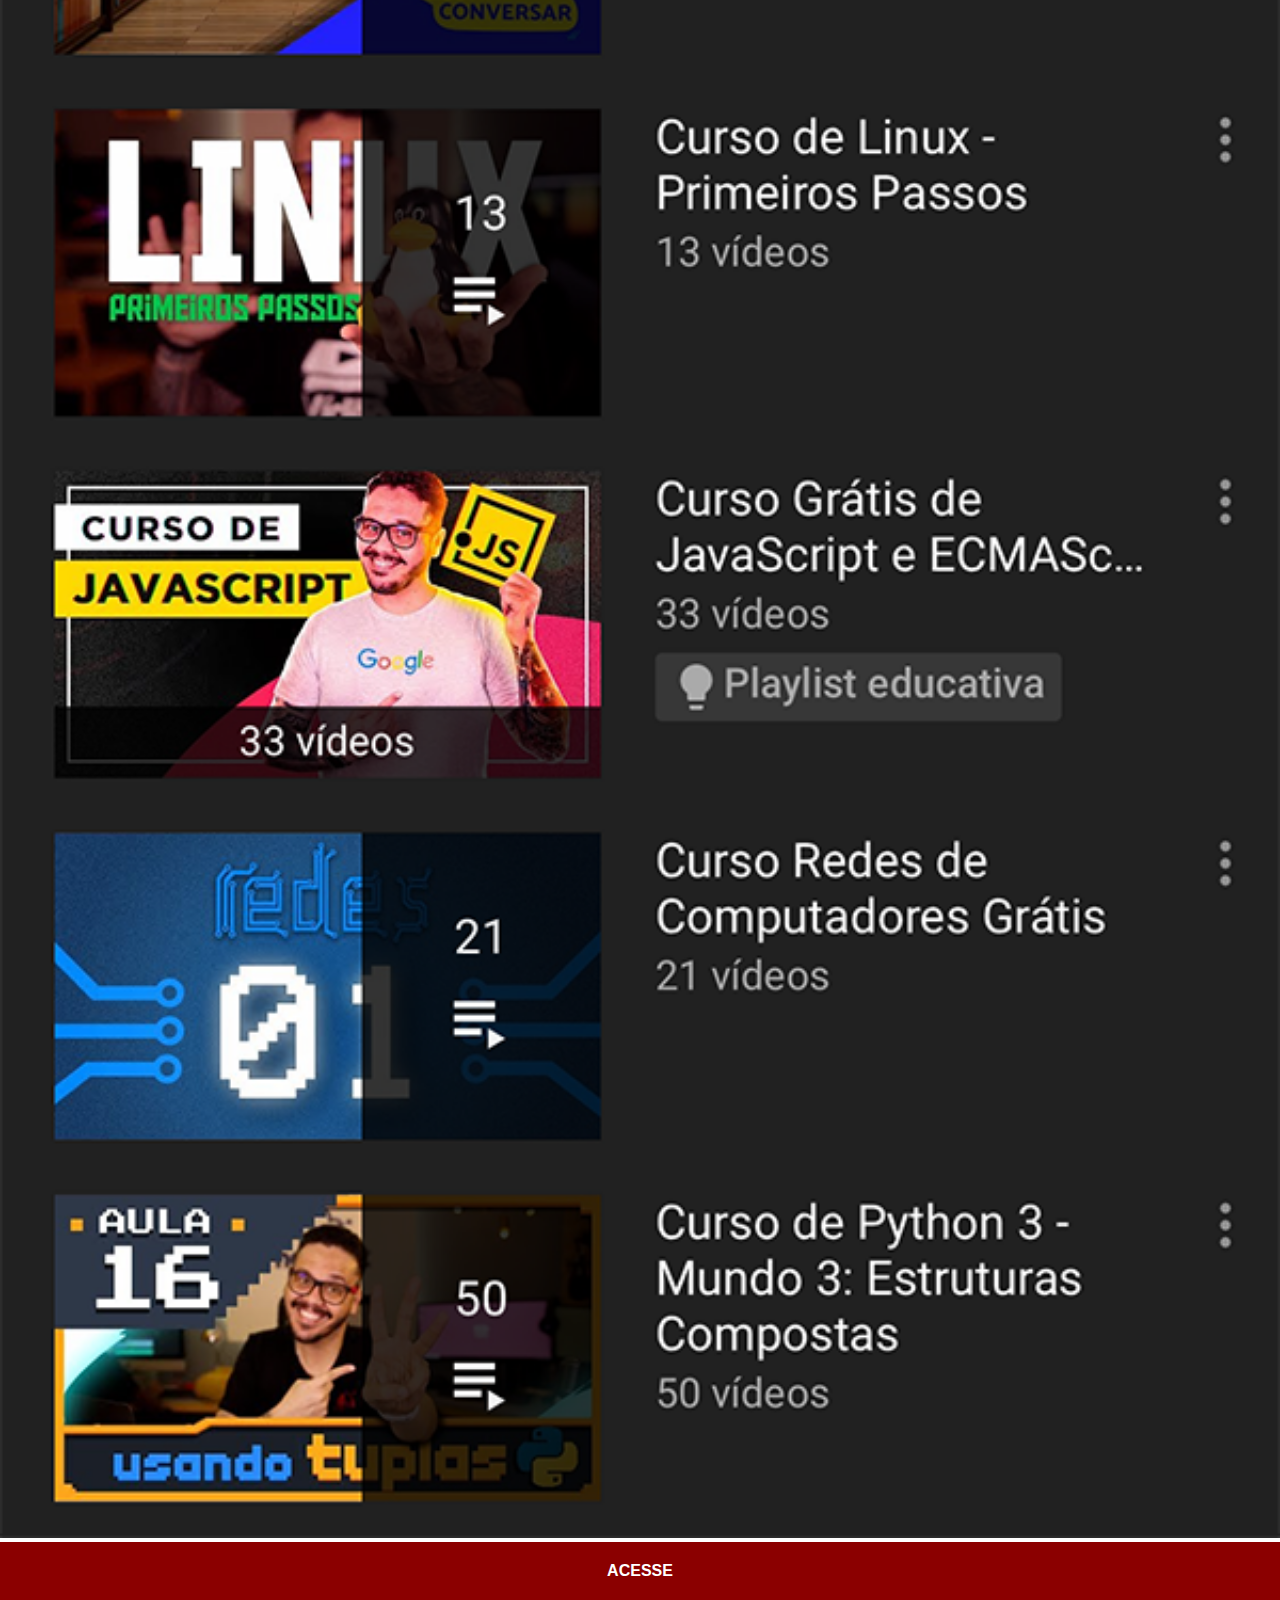
<file: youtube.html>
<!DOCTYPE html>
<html lang="pt-br">
<head>
    <meta charset="UTF-8">
    <meta name="viewport" content="width=device-width, initial-scale=1.0">
    <title>YouTube</title>
   <link rel="stylesheet" href="styles/social.css">
</head>
<body>
    <img src="imagens/tela-youtube.png" alt="">
    <a href="https://www.youtube.com/@CursoemVideo" target="_blank">ACESSE</a>
</body>
</html>
</file>
<file: styles/style.css>
@charset "UTF-8";

* {
    margin: 0px;
    padding: 0px;
    font-family: Arial, Helvetica, sans-serif;
}

html, body {
    height: 100vh;
    width: 100vw;
    background-color: black;
}

body {
    background: url('../imagens/fundo-madeira.jpg') no-repeat top center;
    background-size: cover;
    background-attachment: fixed;
}

main {
    position: relative;
    height: 100vh;
}

section#telefone {
    position: absolute;
    top: 50%;
    left: 50%;
    transform: translate(-50%, -50%);
    
    height: 627px;
    width: 311px;
    background: url('../imagens/frame-iphone.png') no-repeat;
}

iframe#tela{
    position: relative;
    top: 80px;
    left: 22px;
    height: 471px;
    width: 267px;
}

section#redes-sociais {
    text-align: right;
}

section#redes-sociais img {
    width: 50px;
    margin: 10px;
    border-radius: 50%;
    box-shadow: 2px 2px 5px rgba(0, 0, 0, 0.400);
    box-sizing: border-box;
}

section#redes-sociais img:hover {
    border: 2px solid rgba(255, 255, 255, 0.637);
    transform: translate(-3px, -3px);
    transition: transform .5s, border 1s;
    box-shadow: 5px 5px 10px rgba(0, 0, 0, 0.479);
}
</file>
<file: styles/social.css>
@charset "UTF-8";

*{
    margin: 0px;
    padding: 0px;
    font-family: Arial, Helvetica, sans-serif;
}
::-webkit-scrollbar {
    width: 0px;
    height: 0px;
}
img{
    width: 100vw;
}
a{
    display: block;
    background-color: darkred;
    color: white;
    padding: 20px;
    text-align: center;
    font-weight: bolder;
    text-decoration: none;
}
a:hover{
    background-color: red;
}
</file>
